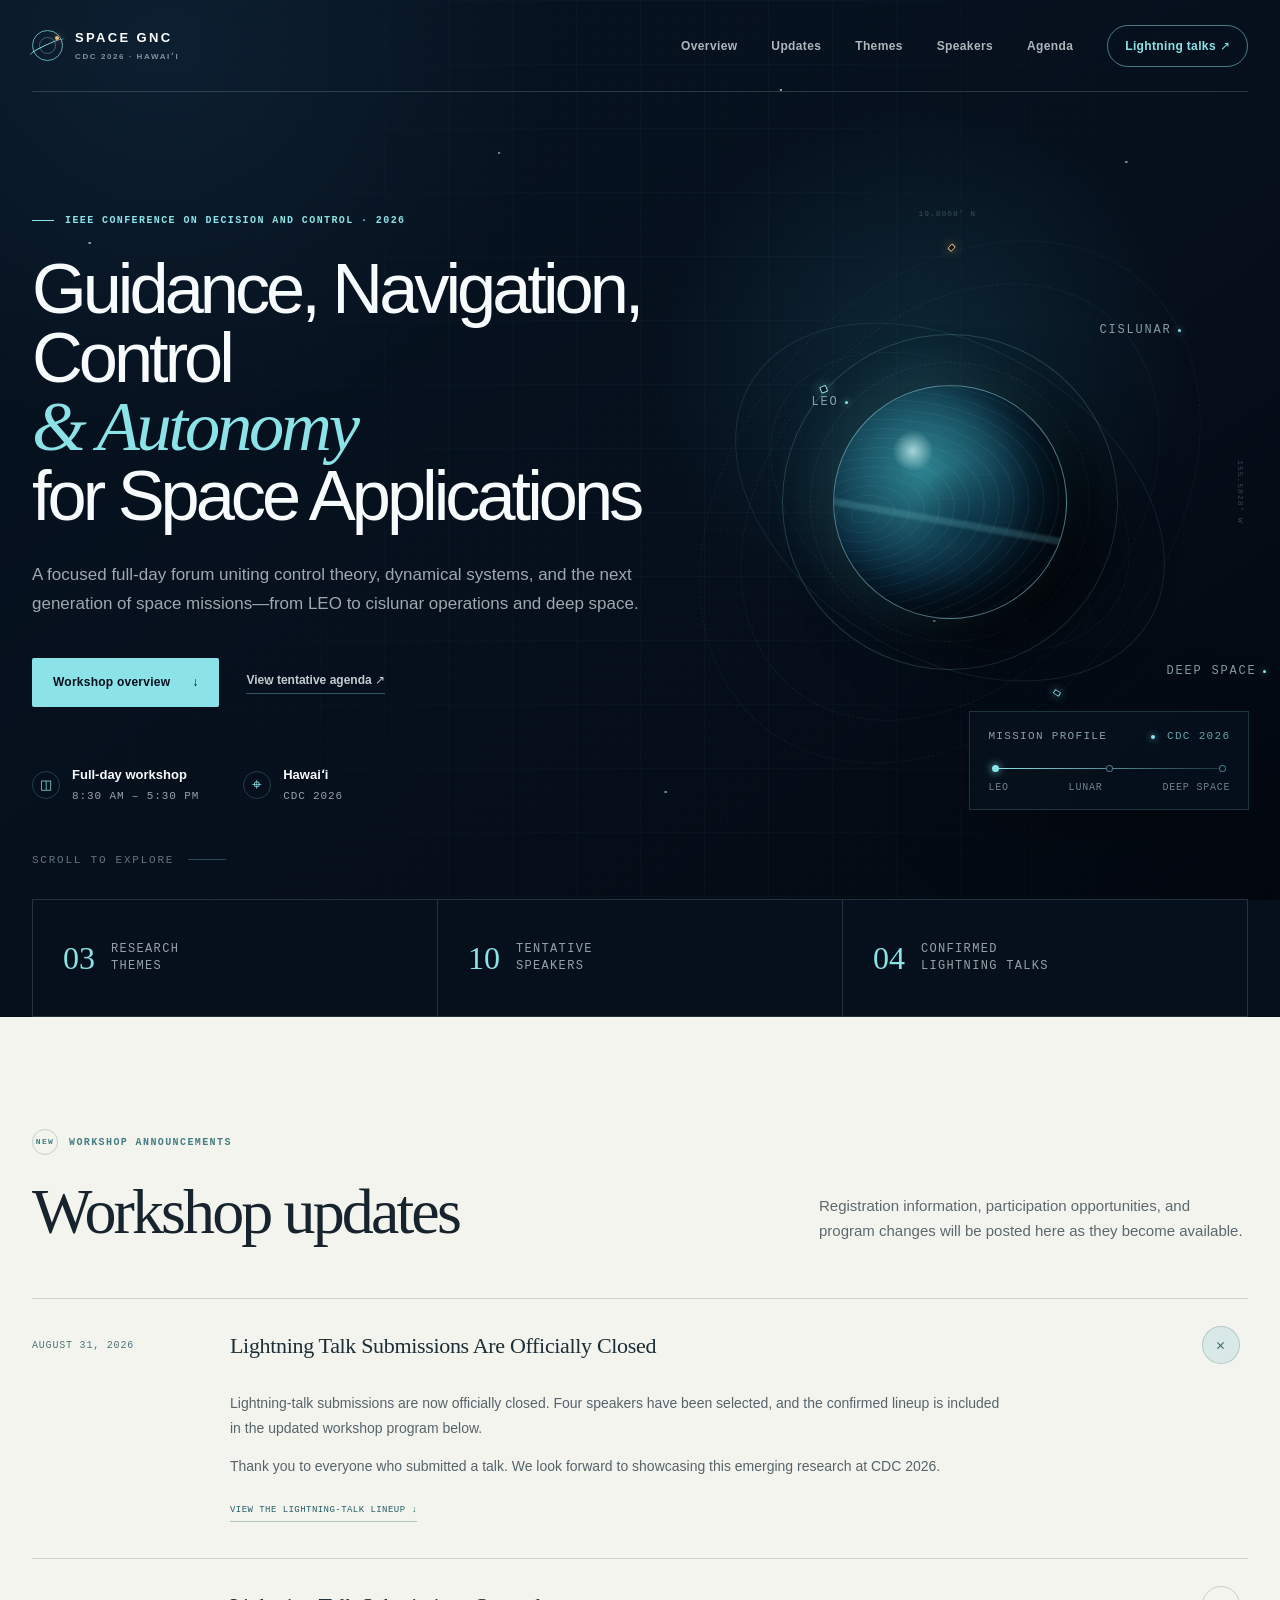
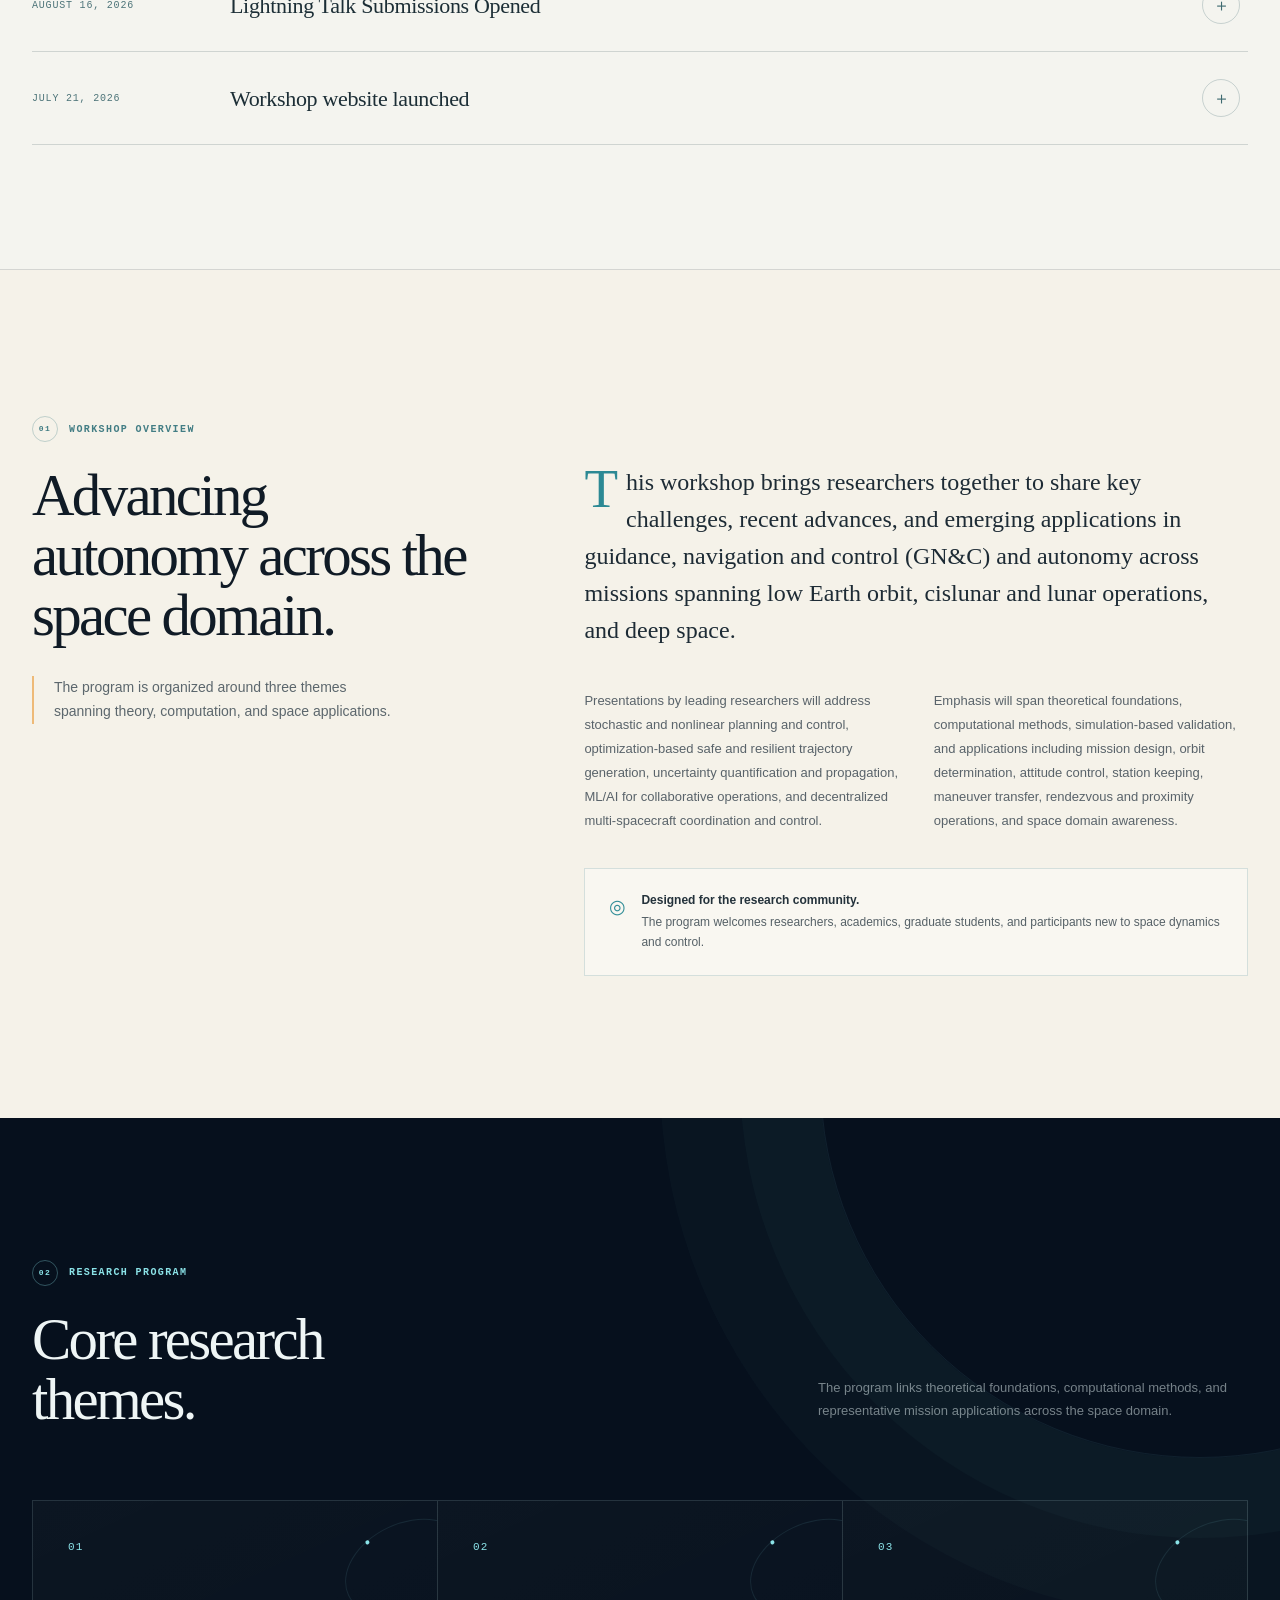
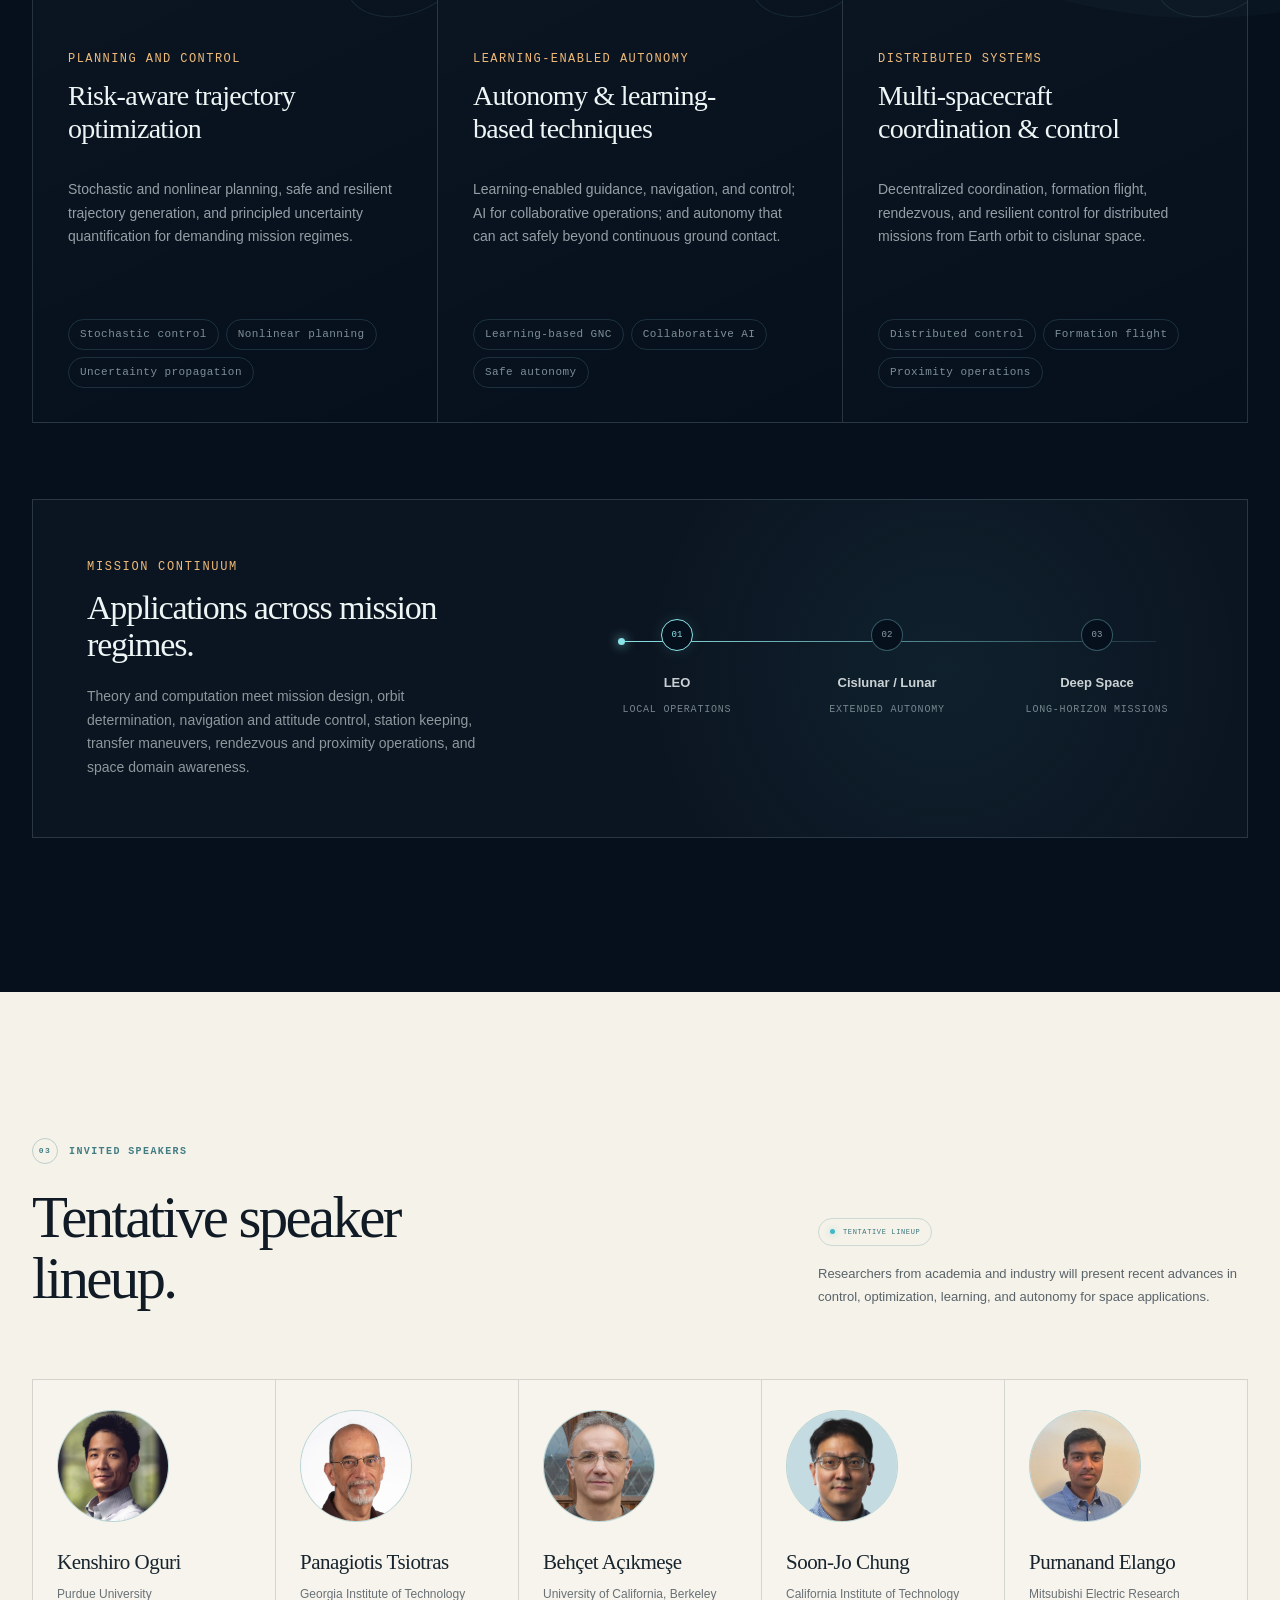
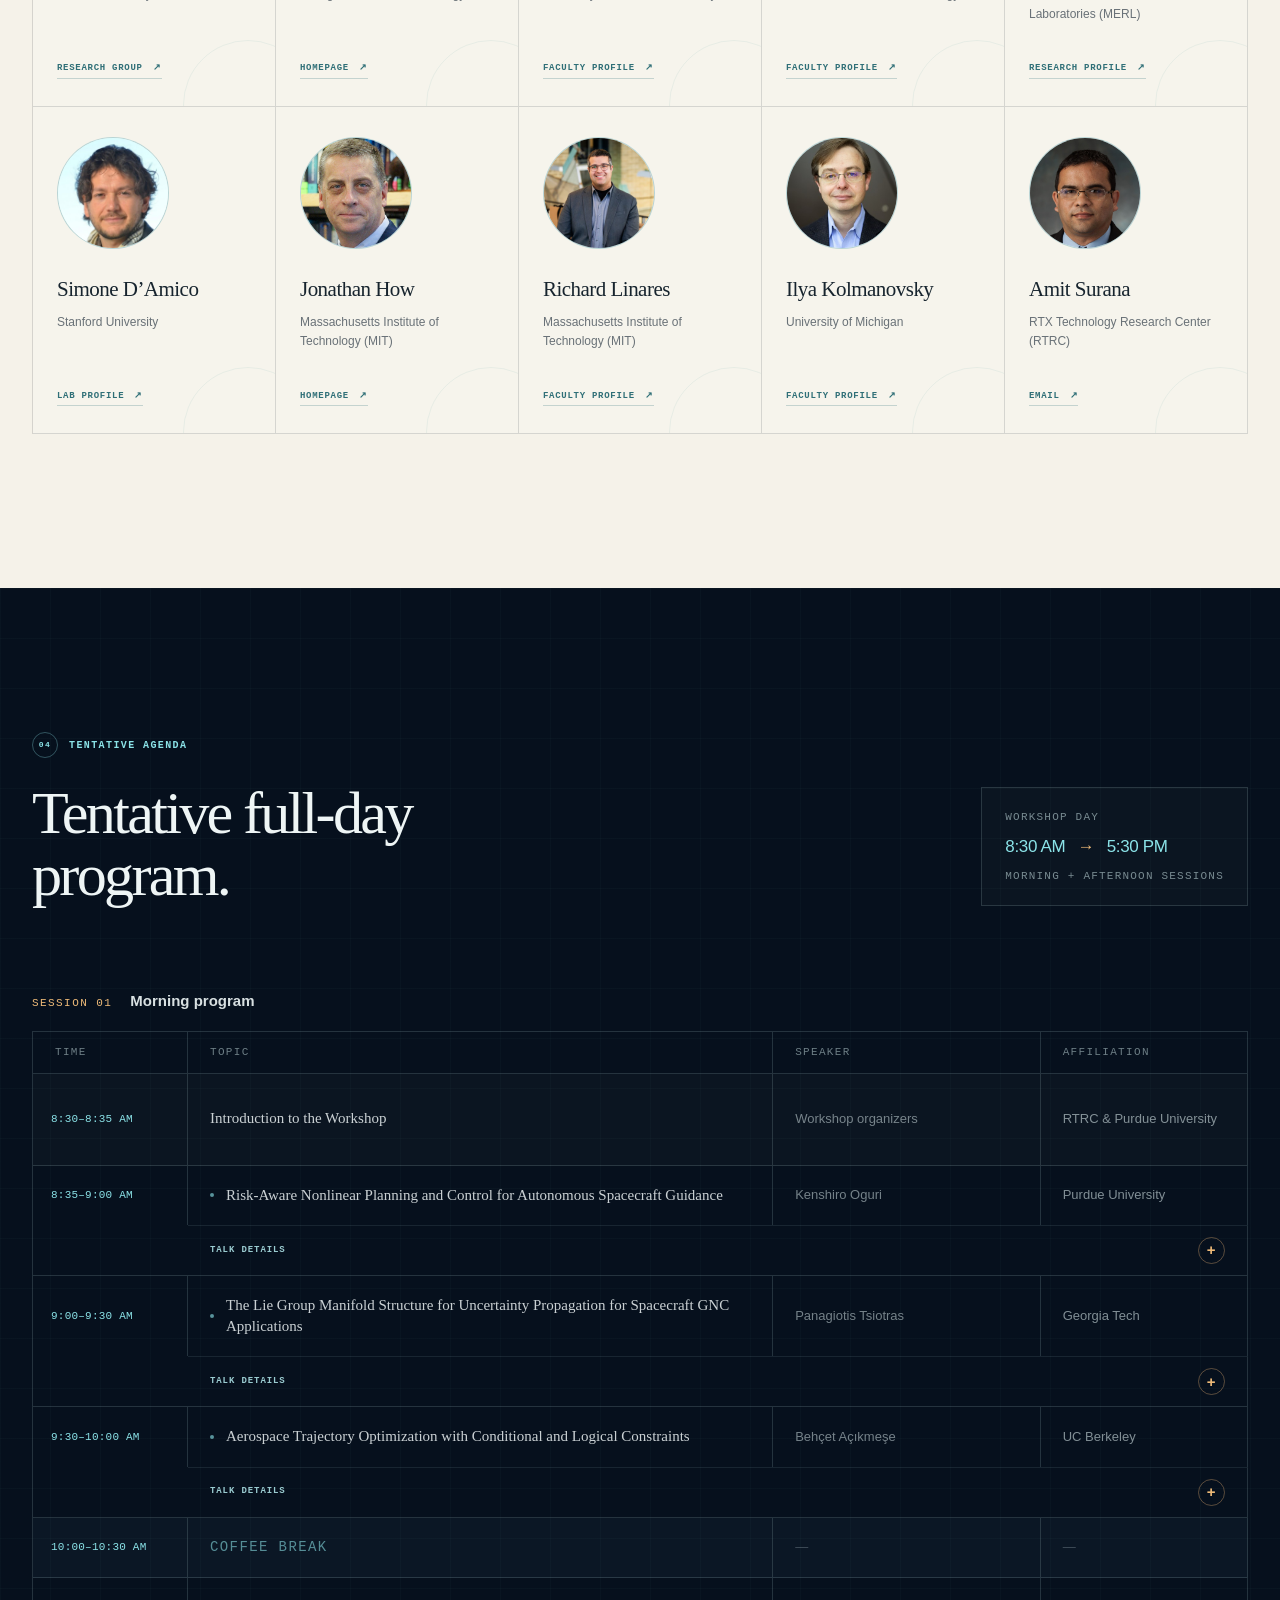
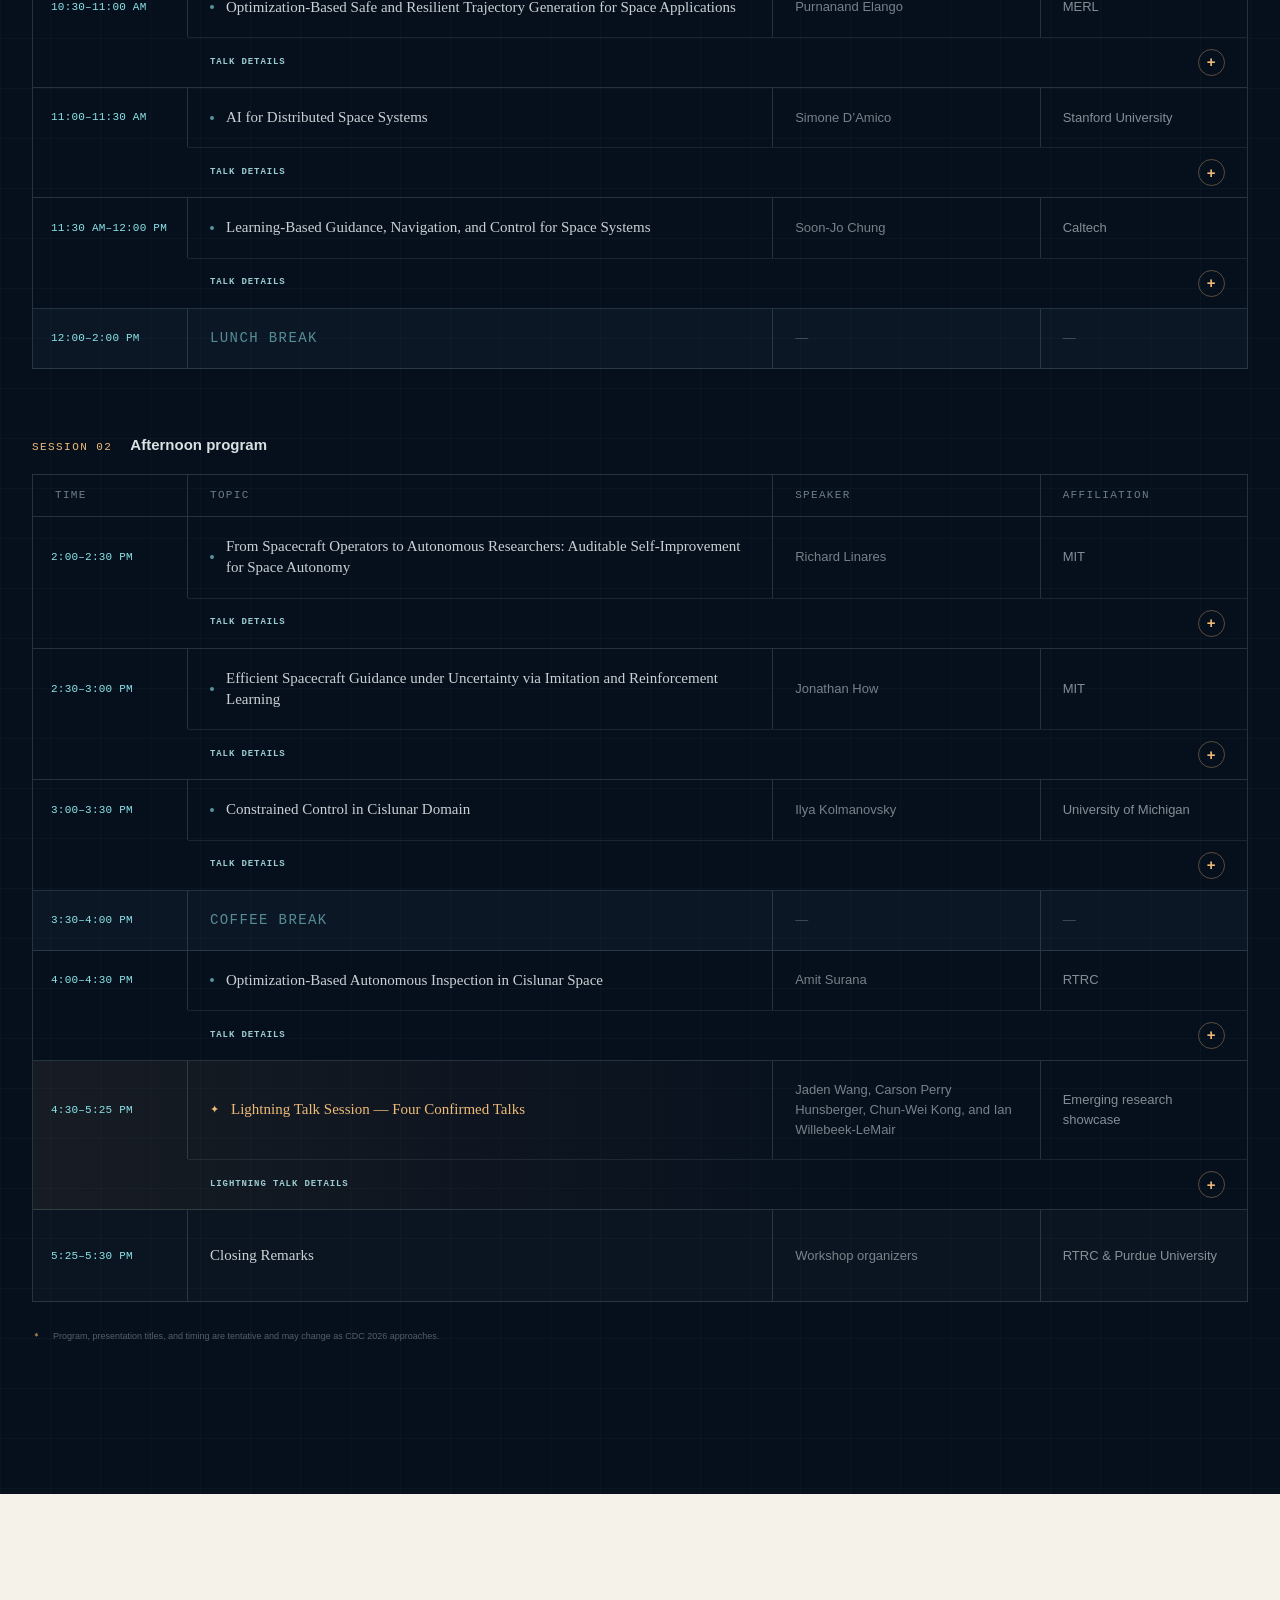
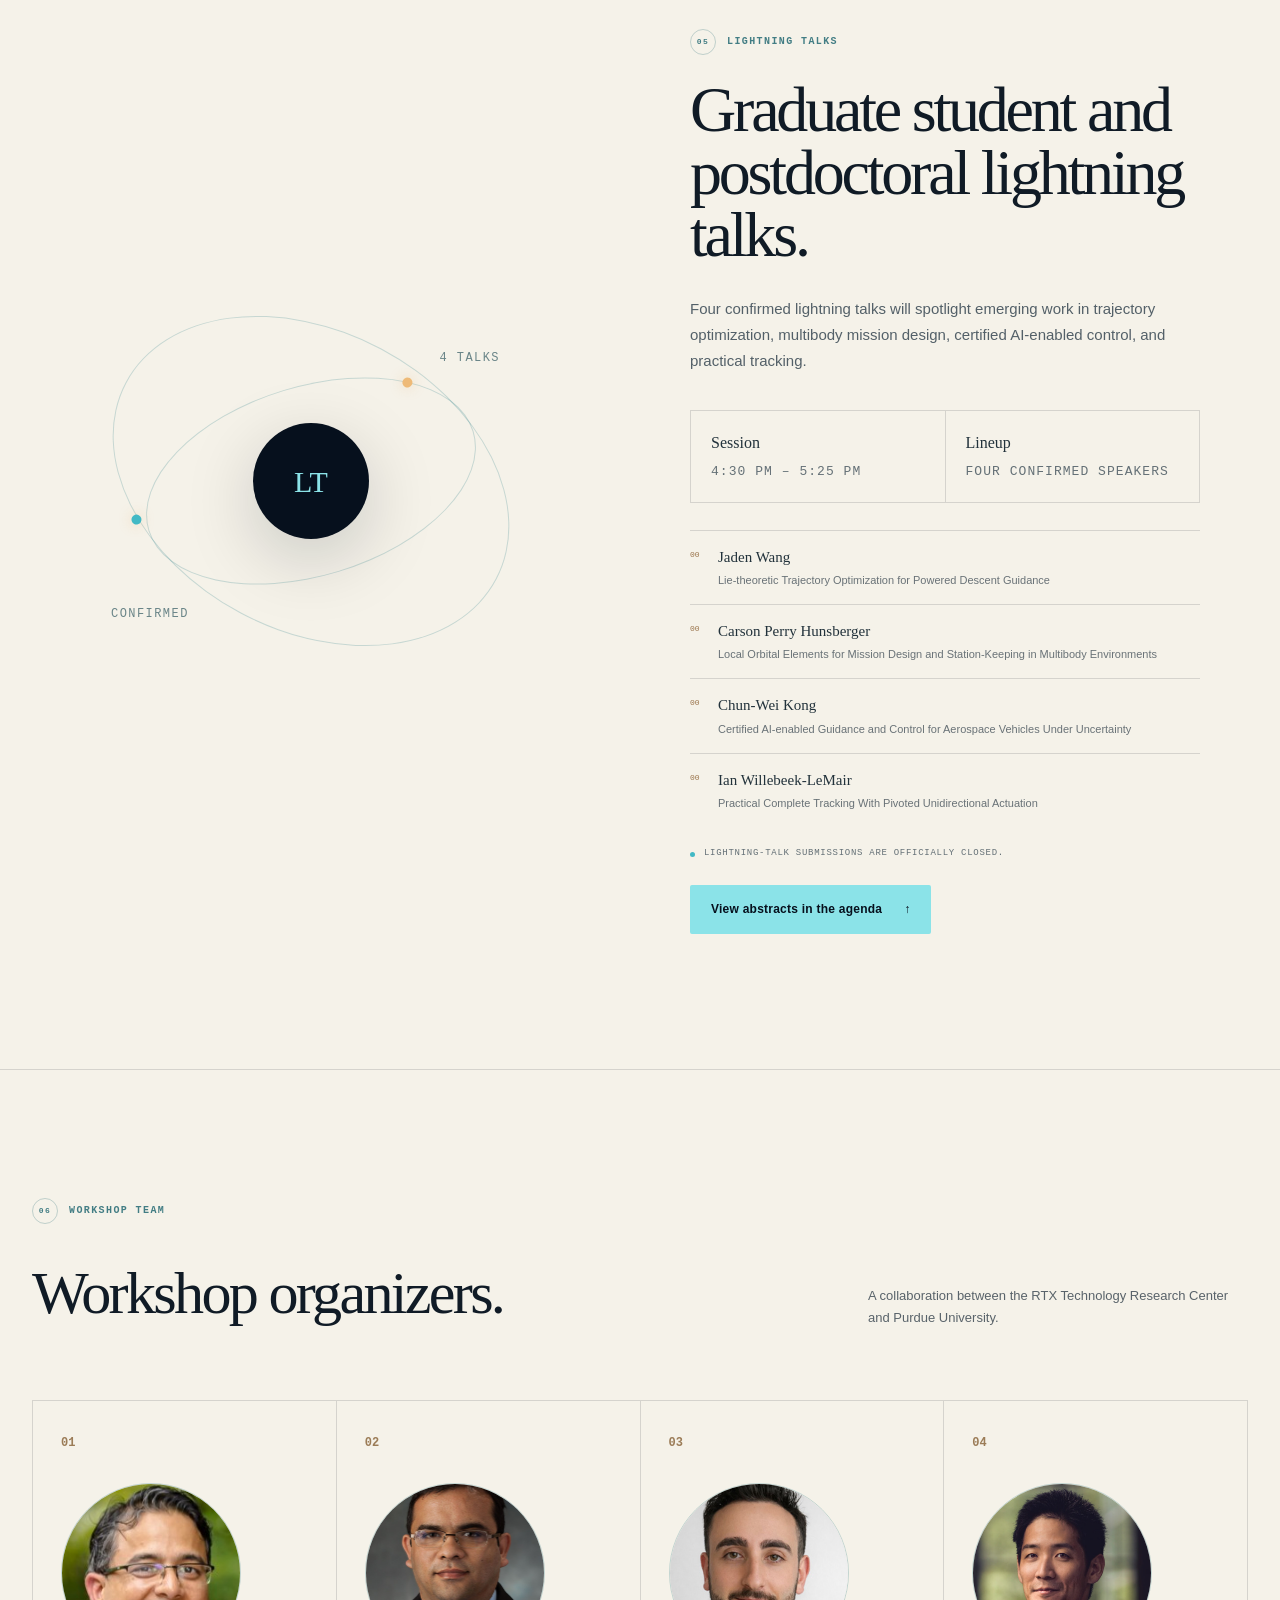
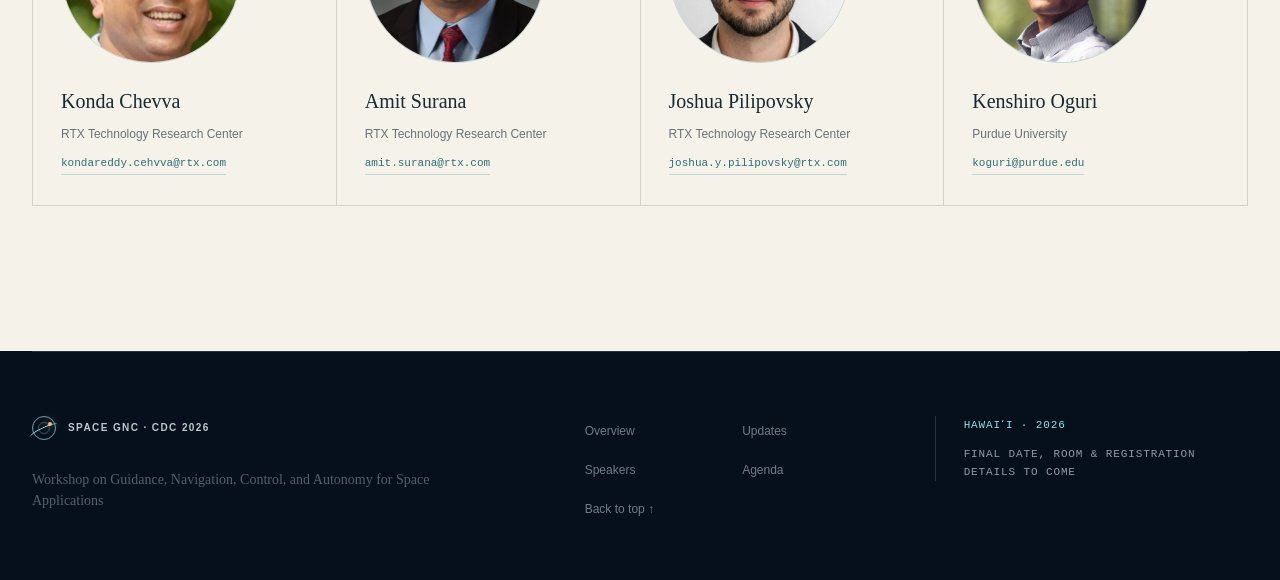
<file: index.html>
<!doctype html>
<html lang="en">
  <head>
    <meta charset="utf-8" />
    <meta name="viewport" content="width=device-width,initial-scale=1" />
    <title>Space GNC &amp; Autonomy Workshop | CDC 2026</title>
    <meta
      name="description"
      content="Workshop on Guidance, Navigation, Control, and Autonomy for Space Applications at CDC 2026 in Hawaiʻi."
    />
    <meta name="theme-color" content="#06101d" />
    <meta
      property="og:title"
      content="Space GNC &amp; Autonomy Workshop | CDC 2026"
    />
    <meta
      property="og:description"
      content="A full-day workshop spanning risk-aware trajectory optimization, space autonomy, and multi-spacecraft coordination."
    />
    <meta property="og:type" content="website" />
    <link rel="icon" href="./favicon.svg" />
    <link rel="stylesheet" href="./assets/styles.css?v=20260728-3" />
  </head>
  <body>
    <div hidden=""><!--$--><!--/$--></div>
    <div class="site-shell">
      <a class="skip-link" href="#main-content">Skip to content</a>
      <!-- Site header and navigation -->
      <header class="site-header">
        <a
          class="brand"
          href="#top"
          aria-label="CDC 2026 Space GNC Workshop home"
          ><span class="brand-mark" aria-hidden="true"><span></span></span
          ><span class="brand-copy"
            ><strong>SPACE GNC</strong><small>CDC 2026 · HAWAIʻI</small></span
          ></a
        >
        <nav class="desktop-nav" aria-label="Primary navigation">
          <a href="#about">Overview</a><a href="#updates">Updates</a
          ><a href="#themes">Themes</a><a href="#speakers">Speakers</a
          ><a href="#agenda">Agenda</a
          ><a class="nav-cta" href="#lightning"
            >Lightning talks <span aria-hidden="true">↗</span></a
          >
        </nav>
        <details class="mobile-menu">
          <summary>Menu <span aria-hidden="true">＋</span></summary>
          <nav aria-label="Mobile navigation">
            <a href="#about">Overview</a><a href="#updates">Updates</a
            ><a href="#themes">Themes</a><a href="#speakers">Speakers</a
            ><a href="#agenda">Agenda</a
            ><a href="#lightning">Lightning talks</a>
          </nav>
        </details>
      </header>
      <main id="main-content">
        <!-- Hero and workshop-at-a-glance -->
        <section class="hero" id="top">
          <div class="hero-grid" aria-hidden="true"></div>
          <div class="hero-stars" aria-hidden="true"></div>
          <div class="hero-inner">
            <div class="hero-copy">
              <p class="eyebrow">
                <span></span> IEEE Conference on Decision and Control · 2026
              </p>
              <h1>
                Guidance, Navigation, Control <em>&amp; Autonomy</em> for Space
                Applications
              </h1>
              <p class="hero-lede">
                A focused full-day forum uniting control theory, dynamical
                systems, and the next generation of space missions—from LEO to
                cislunar operations and deep space.
              </p>
              <div class="hero-actions">
                <a class="button button-primary" href="#about"
                  >Workshop overview <span aria-hidden="true">↓</span></a
                ><a class="text-link" href="#agenda"
                  >View tentative agenda <span aria-hidden="true">↗</span></a
                >
              </div>
              <div class="hero-meta" aria-label="Workshop details">
                <div>
                  <span class="meta-icon" aria-hidden="true">◫</span
                  ><span
                    ><strong>Full-day workshop</strong
                    ><small>8:30 AM – 5:30 PM</small></span
                  >
                </div>
                <div>
                  <span class="meta-icon location-icon" aria-hidden="true"
                    >⌖</span
                  ><span><strong>Hawaiʻi</strong><small>CDC 2026</small></span>
                </div>
              </div>
            </div>
            <div
              class="orbit-stage"
              aria-label="Mission trajectory from Earth orbit to deep space"
            >
              <div class="coordinate coordinate-top" aria-hidden="true">
                19.8968° N
              </div>
              <div class="coordinate coordinate-side" aria-hidden="true">
                155.5828° W
              </div>
              <div class="orbit-ring orbit-ring-one" aria-hidden="true">
                <i></i>
              </div>
              <div class="orbit-ring orbit-ring-two" aria-hidden="true">
                <i></i>
              </div>
              <div class="orbit-ring orbit-ring-three" aria-hidden="true">
                <i></i>
              </div>
              <div class="planet" aria-hidden="true">
                <span class="planet-glow"></span
                ><span class="planet-grid"></span>
              </div>
              <span class="orbit-label label-leo">LEO <i></i></span
              ><span class="orbit-label label-cislunar">CISLUNAR <i></i></span
              ><span class="orbit-label label-deep">DEEP SPACE <i></i></span>
              <div class="mission-card">
                <div class="mission-card-head">
                  <span>MISSION PROFILE</span
                  ><span class="live-indicator"><i></i> CDC 2026</span>
                </div>
                <div class="mission-path" aria-hidden="true">
                  <i class="path-line"></i><span class="path-node active"></span
                  ><span class="path-node"></span
                  ><span class="path-node"></span>
                </div>
                <div class="mission-labels">
                  <span>LEO</span><span>LUNAR</span><span>DEEP SPACE</span>
                </div>
              </div>
            </div>
          </div>
          <div class="scroll-cue" aria-hidden="true">
            <span>SCROLL TO EXPLORE</span><i></i>
          </div>
        </section>
        <section class="signal-strip" aria-label="Workshop highlights">
          <div>
            <strong>03</strong><span>Research<br />themes</span>
          </div>
          <div>
            <strong>10</strong><span>Tentative<br />speakers</span>
          </div>
          <div>
            <strong>04</strong><span>Confirmed<br />lightning talks</span>
          </div>
        </section>
        <!-- Timestamped workshop announcements -->
        <section class="updates section-light" id="updates">
          <div class="section-frame">
            <div class="updates-heading">
              <div>
                <p class="section-kicker">
                  <span>NEW</span> Workshop announcements
                </p>
                <h2>Workshop updates</h2>
              </div>
              <p>
                Registration information, participation opportunities, and
                program changes will be posted here as they become available.
              </p>
            </div>
            <div class="updates-list">
              <details class="update-item" open>
                <summary>
                  <span class="update-date">August 31, 2026</span
                  ><span class="update-title"
                    >Lightning Talk Submissions Are Officially Closed</span
                  ><span class="update-toggle" aria-hidden="true">＋</span>
                </summary>
                <div class="update-body">
                  <p>
                    Lightning-talk submissions are now officially closed. Four
                    speakers have been selected, and the confirmed lineup is
                    included in the updated workshop program below.
                  </p>
                  <p>
                    Thank you to everyone who submitted a talk. We look forward
                    to showcasing this emerging research at CDC 2026.
                  </p>
                  <div class="update-actions">
                    <a href="#lightning"
                      >View the lightning-talk lineup
                      <span aria-hidden="true">↓</span></a
                    >
                  </div>
                </div>
              </details>
              <details class="update-item">
                <summary>
                  <span class="update-date">August 16, 2026</span
                  ><span class="update-title"
                    >Lightning Talk Submissions Opened</span
                  ><span class="update-toggle" aria-hidden="true">＋</span>
                </summary>
                <div class="update-body">
                  <p>
                    PhD students and postdoctoral researchers with an interest
                    in space GNC and autonomy were invited to submit a proposed
                    lightning talk for the workshop.
                  </p>
                  <p>
                    The submission period has since closed with four confirmed
                    speakers.
                  </p>
                </div>
              </details>
              <details class="update-item">
                <summary>
                  <span class="update-date">July 21, 2026</span
                  ><span class="update-title">Workshop website launched</span
                  ><span class="update-toggle" aria-hidden="true">＋</span>
                </summary>
                <div class="update-body">
                  <p>
                    Welcome to the official website for the CDC 2026 Workshop on
                    Guidance, Navigation, Control, and Autonomy for Space
                    Applications. Please check back for updates on the program,
                    speakers, registration, and participation opportunities.
                  </p>
                </div>
              </details>
            </div>
          </div>
        </section>
        <!-- Workshop overview -->
        <section class="about section-light" id="about">
          <div class="section-frame about-grid">
            <div class="section-intro">
              <p class="section-kicker"><span>01</span> Workshop overview</p>
              <h2>Advancing autonomy across the space domain.</h2>
              <p class="section-summary">
                The program is organized around three themes spanning theory,
                computation, and space applications.
              </p>
            </div>
            <div class="about-copy">
              <p class="lead-paragraph">
                This workshop brings researchers together to share key
                challenges, recent advances, and emerging applications in
                guidance, navigation and control (GN&amp;C) and autonomy across
                missions spanning low Earth orbit, cislunar and lunar
                operations, and deep space.
              </p>
              <div class="copy-columns">
                <p>
                  Presentations by leading researchers will address stochastic
                  and nonlinear planning and control, optimization-based safe
                  and resilient trajectory generation, uncertainty
                  quantification and propagation, ML/AI for collaborative
                  operations, and decentralized multi-spacecraft coordination
                  and control.
                </p>
                <p>
                  Emphasis will span theoretical foundations, computational
                  methods, simulation-based validation, and applications
                  including mission design, orbit determination, attitude
                  control, station keeping, maneuver transfer, rendezvous and
                  proximity operations, and space domain awareness.
                </p>
              </div>
              <p class="audience-note">
                <span aria-hidden="true">◎</span
                ><span
                  ><strong>Designed for the research community.</strong> The
                  program welcomes researchers, academics, graduate students,
                  and participants new to space dynamics and control.</span
                >
              </p>
            </div>
          </div>
        </section>
        <!-- Core research themes and mission scope -->
        <section class="themes section-dark" id="themes">
          <div class="section-frame">
            <div class="section-heading-row">
              <div>
                <p class="section-kicker kicker-dark">
                  <span>02</span> Research program
                </p>
                <h2>Core research<br />themes.</h2>
              </div>
              <p>
                The program links theoretical foundations, computational
                methods, and representative mission applications across the
                space domain.
              </p>
            </div>
            <div class="theme-grid">
              <article class="theme-card">
                <div class="theme-number">01</div>
                <p class="theme-kicker">Planning and control</p>
                <h3>Risk-aware trajectory optimization</h3>
                <p class="theme-description">
                  Stochastic and nonlinear planning, safe and resilient
                  trajectory generation, and principled uncertainty
                  quantification for demanding mission regimes.
                </p>
                <ul>
                  <li>Stochastic control</li>
                  <li>Nonlinear planning</li>
                  <li>Uncertainty propagation</li>
                </ul>
                <span class="card-orbit" aria-hidden="true"><i></i></span>
              </article>
              <article class="theme-card">
                <div class="theme-number">02</div>
                <p class="theme-kicker">Learning-enabled autonomy</p>
                <h3>Autonomy &amp; learning-based techniques</h3>
                <p class="theme-description">
                  Learning-enabled guidance, navigation, and control; AI for
                  collaborative operations; and autonomy that can act safely
                  beyond continuous ground contact.
                </p>
                <ul>
                  <li>Learning-based GNC</li>
                  <li>Collaborative AI</li>
                  <li>Safe autonomy</li>
                </ul>
                <span class="card-orbit" aria-hidden="true"><i></i></span>
              </article>
              <article class="theme-card">
                <div class="theme-number">03</div>
                <p class="theme-kicker">Distributed systems</p>
                <h3>Multi-spacecraft coordination &amp; control</h3>
                <p class="theme-description">
                  Decentralized coordination, formation flight, rendezvous, and
                  resilient control for distributed missions from Earth orbit to
                  cislunar space.
                </p>
                <ul>
                  <li>Distributed control</li>
                  <li>Formation flight</li>
                  <li>Proximity operations</li>
                </ul>
                <span class="card-orbit" aria-hidden="true"><i></i></span>
              </article>
            </div>
            <div class="mission-scope">
              <div class="scope-copy">
                <p class="micro-label">Mission continuum</p>
                <h3>Applications across mission regimes.</h3>
                <p>
                  Theory and computation meet mission design, orbit
                  determination, navigation and attitude control, station
                  keeping, transfer maneuvers, rendezvous and proximity
                  operations, and space domain awareness.
                </p>
              </div>
              <div
                class="scope-map"
                aria-label="Mission regimes from low Earth orbit to deep space"
              >
                <div class="scope-line" aria-hidden="true"><i></i></div>
                <div class="scope-node active">
                  <span>01</span><strong>LEO</strong
                  ><small>Local operations</small>
                </div>
                <div class="scope-node">
                  <span>02</span><strong>Cislunar / Lunar</strong
                  ><small>Extended autonomy</small>
                </div>
                <div class="scope-node">
                  <span>03</span><strong>Deep Space</strong
                  ><small>Long-horizon missions</small>
                </div>
              </div>
            </div>
          </div>
        </section>
        <!-- Tentative invited speakers -->
        <section class="speakers section-light" id="speakers">
          <div class="section-frame">
            <div class="section-heading-row heading-light">
              <div>
                <p class="section-kicker"><span>03</span> Invited speakers</p>
                <h2>Tentative speaker<br />lineup.</h2>
              </div>
              <div class="speaker-intro">
                <span class="status-pill"><i></i> Tentative lineup</span>
                <p>
                  Researchers from academia and industry will present recent
                  advances in control, optimization, learning, and autonomy for
                  space applications.
                </p>
              </div>
            </div>
            <div class="speaker-grid">
              <article class="speaker-card">
                <a class="speaker-avatar" href="https://engineering.purdue.edu/OguriGroup/" target="_blank" rel="noopener noreferrer" aria-label="Visit Kenshiro Oguri's research group website">
                  <img src="assets/headshots/kenshiro-headshot.png" alt="Kenshiro Oguri" />
                </a>
                <h3><a href="https://engineering.purdue.edu/OguriGroup/" target="_blank" rel="noopener noreferrer">Kenshiro Oguri</a></h3>
                <p class="speaker-affiliation">Purdue University</p>
                <a class="speaker-profile" href="https://engineering.purdue.edu/OguriGroup/" target="_blank" rel="noopener noreferrer">Research group <span aria-hidden="true">↗</span></a>
              </article>
              <article class="speaker-card">
                <a class="speaker-avatar" href="https://dcsl.gatech.edu/tsiotras.html" target="_blank" rel="noopener noreferrer" aria-label="Visit Panagiotis Tsiotras's homepage">
                  <img src="assets/headshots/panos-headshot.jpg" alt="Panagiotis Tsiotras" />
                </a>
                <h3><a href="https://dcsl.gatech.edu/tsiotras.html" target="_blank" rel="noopener noreferrer">Panagiotis Tsiotras</a></h3>
                <p class="speaker-affiliation">
                  Georgia Institute of Technology
                </p>
                <a class="speaker-profile" href="https://dcsl.gatech.edu/tsiotras.html" target="_blank" rel="noopener noreferrer">Homepage <span aria-hidden="true">↗</span></a>
              </article>
              <article class="speaker-card">
                <a class="speaker-avatar" href="https://me.berkeley.edu/people/behcet-acikmese/" target="_blank" rel="noopener noreferrer" aria-label="Visit Behçet Açıkmeşe's UC Berkeley profile">
                  <img src="assets/headshots/behcet-headshot.jpg" alt="Behçet Açıkmeşe" />
                </a>
                <h3><a href="https://me.berkeley.edu/people/behcet-acikmese/" target="_blank" rel="noopener noreferrer">Behçet Açıkmeşe</a></h3>
                <p class="speaker-affiliation">
                  University of California, Berkeley
                </p>
                <a class="speaker-profile" href="https://me.berkeley.edu/people/behcet-acikmese/" target="_blank" rel="noopener noreferrer">Faculty profile <span aria-hidden="true">↗</span></a>
              </article>
              <article class="speaker-card">
                <a class="speaker-avatar" href="https://directory.caltech.edu/personnel/sjchung" target="_blank" rel="noopener noreferrer" aria-label="Visit Soon-Jo Chung's Caltech profile">
                  <img src="assets/headshots/soon-jo-headshot.jpg" alt="Soon-Jo Chung" />
                </a>
                <h3><a href="https://directory.caltech.edu/personnel/sjchung" target="_blank" rel="noopener noreferrer">Soon-Jo Chung</a></h3>
                <p class="speaker-affiliation">
                  California Institute of Technology
                </p>
                <a class="speaker-profile" href="https://directory.caltech.edu/personnel/sjchung" target="_blank" rel="noopener noreferrer">Faculty profile <span aria-hidden="true">↗</span></a>
              </article>
              <article class="speaker-card">
                <a class="speaker-avatar" href="https://www.merl.com/people/elango" target="_blank" rel="noopener noreferrer" aria-label="Visit Purnanand Elango's MERL profile">
                  <img src="assets/headshots/purna-headshot.jpg" alt="Purnanand Elango" />
                </a>
                <h3><a href="https://www.merl.com/people/elango" target="_blank" rel="noopener noreferrer">Purnanand Elango</a></h3>
                <p class="speaker-affiliation">
                  Mitsubishi Electric Research Laboratories (MERL)
                </p>
                <a class="speaker-profile" href="https://www.merl.com/people/elango" target="_blank" rel="noopener noreferrer">Research profile <span aria-hidden="true">↗</span></a>
              </article>
              <article class="speaker-card">
                <a class="speaker-avatar" href="https://slab.stanford.edu/people/simone-damico" target="_blank" rel="noopener noreferrer" aria-label="Visit Simone D’Amico's Stanford profile">
                  <img src="assets/headshots/simone-headshot.jpg" alt="Simone D’Amico" />
                </a>
                <h3><a href="https://slab.stanford.edu/people/simone-damico" target="_blank" rel="noopener noreferrer">Simone D’Amico</a></h3>
                <p class="speaker-affiliation">Stanford University</p>
                <a class="speaker-profile" href="https://slab.stanford.edu/people/simone-damico" target="_blank" rel="noopener noreferrer">Lab profile <span aria-hidden="true">↗</span></a>
              </article>
              <article class="speaker-card">
                <a class="speaker-avatar" href="https://web.mit.edu/people/jhow/" target="_blank" rel="noopener noreferrer" aria-label="Visit Jonathan How's homepage">
                  <img src="assets/headshots/jon-headshot.jpg" alt="Jonathan How" />
                </a>
                <h3><a href="https://web.mit.edu/people/jhow/" target="_blank" rel="noopener noreferrer">Jonathan How</a></h3>
                <p class="speaker-affiliation">
                  Massachusetts Institute of Technology (MIT)
                </p>
                <a class="speaker-profile" href="https://web.mit.edu/people/jhow/" target="_blank" rel="noopener noreferrer">Homepage <span aria-hidden="true">↗</span></a>
              </article>
              <article class="speaker-card">
                <a class="speaker-avatar" href="https://aeroastro.mit.edu/people/richard-linares/" target="_blank" rel="noopener noreferrer" aria-label="Visit Richard Linares's MIT profile">
                  <img src="assets/headshots/richard-headshot.jpg" alt="Richard Linares" />
                </a>
                <h3><a href="https://aeroastro.mit.edu/people/richard-linares/" target="_blank" rel="noopener noreferrer">Richard Linares</a></h3>
                <p class="speaker-affiliation">
                  Massachusetts Institute of Technology (MIT)
                </p>
                <a class="speaker-profile" href="https://aeroastro.mit.edu/people/richard-linares/" target="_blank" rel="noopener noreferrer">Faculty profile <span aria-hidden="true">↗</span></a>
              </article>
              <article class="speaker-card">
                <a class="speaker-avatar" href="https://aero.engin.umich.edu/people/kolmanovsky-ilya/" target="_blank" rel="noopener noreferrer" aria-label="Visit Ilya Kolmanovsky's University of Michigan profile">
                  <img src="assets/headshots/ilya-headshot.jpg" alt="Ilya Kolmanovsky" />
                </a>
                <h3><a href="https://aero.engin.umich.edu/people/kolmanovsky-ilya/" target="_blank" rel="noopener noreferrer">Ilya Kolmanovsky</a></h3>
                <p class="speaker-affiliation">University of Michigan</p>
                <a class="speaker-profile" href="https://aero.engin.umich.edu/people/kolmanovsky-ilya/" target="_blank" rel="noopener noreferrer">Faculty profile <span aria-hidden="true">↗</span></a>
              </article>
              <article class="speaker-card">
                <a class="speaker-avatar" href="mailto:amit.surana@rtx.com" aria-label="Email Amit Surana">
                  <img src="assets/headshots/amit-headshot.jpg" alt="Amit Surana" />
                </a>
                <h3><a href="mailto:amit.surana@rtx.com">Amit Surana</a></h3>
                <p class="speaker-affiliation">
                  RTX Technology Research Center (RTRC)
                </p>
                <a class="speaker-profile" href="mailto:amit.surana@rtx.com">Email <span aria-hidden="true">↗</span></a>
              </article>
            </div>
          </div>
        </section>
        <!-- Full-day tentative agenda -->
        <section class="agenda section-dark" id="agenda">
          <div class="section-frame">
            <div class="agenda-heading">
              <div>
                <p class="section-kicker kicker-dark">
                  <span>04</span> Tentative agenda
                </p>
                <h2>Tentative full-day<br />program.</h2>
              </div>
              <div class="agenda-time-lockup">
                <span>WORKSHOP DAY</span
                ><strong>8:30 AM <i>→</i> 5:30 PM</strong
                ><small>Morning + afternoon sessions</small>
              </div>
            </div>
            <div class="agenda-block">
              <div class="agenda-block-heading">
                <span>Session 01</span>
                <h3>Morning program</h3>
              </div>
              <div
                class="agenda-table"
                role="table"
                aria-label="Morning program"
              >
                <div class="agenda-row agenda-table-head" role="row">
                  <span role="columnheader">Time</span
                  ><span role="columnheader">Topic</span
                  ><span role="columnheader">Speaker</span
                  ><span role="columnheader">Affiliation</span>
                </div>
                <div class="agenda-row agenda-opening" role="row">
                  <span class="agenda-time" role="cell">8:30–8:35 AM</span
                  ><span class="agenda-topic" role="cell"
                    >Introduction to the Workshop</span
                  ><span class="agenda-speaker" role="cell"
                    >Workshop organizers</span
                  ><span class="agenda-affiliation" role="cell"
                    >RTRC &amp; Purdue University</span
                  >
                </div>
                <div class="agenda-row agenda-talk has-details" role="row">
                  <span class="agenda-time" role="cell">8:35–9:00 AM</span
                  ><span class="agenda-topic" role="cell"
                    ><i aria-hidden="true"></i>Risk-Aware Nonlinear Planning and
                    Control for Autonomous Spacecraft Guidance</span
                  ><span class="agenda-speaker" role="cell">Kenshiro Oguri</span
                  ><span class="agenda-affiliation" role="cell"
                    >Purdue University</span
                  >
                  <details class="agenda-details" role="cell">
                    <summary><span>Talk details</span><i aria-hidden="true">+</i></summary>
                    <div class="agenda-details-body">
                      <p class="talk-label">Abstract</p>
                      <p class="talk-abstract">
                        Space is vast. Even at lunar distances of about 380,000 km, spacecraft require specialized ground infrastructure for communication; deep-space missions operate hundreds to thousands of times farther away. As communication becomes increasingly delayed, intermittent, and costly, spacecraft must operate autonomously for longer periods with limited human intervention. This poses a challenging control problem: uncertainty grows under limited information, safety requirements are stringent, and the underlying dynamics are strongly nonlinear. To address these challenges, I will present scalable algorithms for risk-aware nonlinear stochastic optimal control that integrate uncertainty quantification, distribution steering, and sequential convex programming. The talk will demonstrate these methods through spacecraft guidance applications, while highlighting their broader relevance to safe autonomous decision-making for nonlinear systems with limited information and intervention opportunities.
                      </p>
                    </div>
                  </details>
                </div>
                <div class="agenda-row agenda-talk has-details" role="row">
                  <span class="agenda-time" role="cell">9:00–9:30 AM</span
                  ><span class="agenda-topic" role="cell"
                    ><i aria-hidden="true"></i>The Lie Group Manifold Structure
                    for Uncertainty Propagation for Spacecraft GNC
                    Applications</span
                  ><span class="agenda-speaker" role="cell"
                    >Panagiotis Tsiotras</span
                  ><span class="agenda-affiliation" role="cell"
                    >Georgia Tech</span
                  >
                  <details class="agenda-details" role="cell">
                    <summary><span>Talk details</span><i aria-hidden="true">+</i></summary>
                    <div class="agenda-details-body">
                      <p class="talk-label">Abstract</p>
                      <p class="talk-abstract">
                        Uncertainty propagation for rigid-body motion is a core task in aerospace guidance, navigation, and control (GNC), as well as in robotics. In aerospace applications, it supports rapid trajectory dispersion analysis, where trajectory uncertainty is approximated efficiently enough to assess closed-loop performance metrics such as landing footprint and mission robustness, and to support sensor and guidance architecture trade studies. While the manifold structure of rigid-body motion (e.g., SO(3) and SE(3)) is well studied, this additional structure is not treated consistently in stochastic settings in the GNC literature. The choice of Lie group structure becomes especially important for uncertainty propagation, where the group geometry directly influences how uncertainty evolves. I will present recent results on developing this structure directly within an abstract Lie-theoretic framework, without relying on the impractical matrix-group embedding of the left-trivialized TSE(3). The resulting formulation is both geometrically intrinsic and practically efficient for uncertainty propagation and control on the rigid-body velocity phase space. Through two lunar-landing numerical experiments, we demonstrate that the proposed group geometry admits a more accurate Gaussian approximation of the state distribution in its exponential coordinates than the direct-product formulation, and that it yields significantly better uncertainty propagation and filtering performance than direct-product formulations and linear covariance analysis approximations (e.g., EKF and M-EKF).
                      </p>
                    </div>
                  </details>
                </div>
                <div class="agenda-row agenda-talk has-details" role="row">
                  <span class="agenda-time" role="cell">9:30–10:00 AM</span
                  ><span class="agenda-topic" role="cell"
                    ><i aria-hidden="true"></i>Aerospace Trajectory Optimization
                    with Conditional and Logical Constraints</span
                  ><span class="agenda-speaker" role="cell"
                    >Behçet Açıkmeşe</span
                  ><span class="agenda-affiliation" role="cell"
                    >UC Berkeley</span
                  >
                  <details class="agenda-details" role="cell">
                    <summary><span>Talk details</span><i aria-hidden="true">+</i></summary>
                    <div class="agenda-details-body">
                      <p class="talk-label">Abstract</p>
                      <p class="talk-abstract">Abstract forthcoming.</p>
                    </div>
                  </details>
                </div>
                <div class="agenda-row agenda-break" role="row">
                  <span class="agenda-time" role="cell">10:00–10:30 AM</span
                  ><span class="agenda-topic" role="cell">Coffee Break</span
                  ><span class="agenda-speaker" role="cell">—</span
                  ><span class="agenda-affiliation" role="cell">—</span>
                </div>
                <div class="agenda-row agenda-talk has-details" role="row">
                  <span class="agenda-time" role="cell">10:30–11:00 AM</span
                  ><span class="agenda-topic" role="cell"
                    ><i aria-hidden="true"></i>Optimization-Based Safe and
                    Resilient Trajectory Generation for Space Applications</span
                  ><span class="agenda-speaker" role="cell"
                    >Purnanand Elango</span
                  ><span class="agenda-affiliation" role="cell">MERL</span>
                  <details class="agenda-details" role="cell">
                    <summary><span>Talk details</span><i aria-hidden="true">+</i></summary>
                    <div class="agenda-details-body">
                      <p class="talk-label">Abstract</p>
                      <p class="talk-abstract">
                        Future space missions require trajectory generation algorithms that ensure safety while remaining resilient to uncertainty, contingencies, and changing mission conditions. This talk presents a unified optimization-based perspective built on two complementary approaches: (i) continuous-time successive convexification, which promotes safety by enforcing dynamics and operational constraints throughout the trajectory rather than only at discrete sampling points; and (ii) deferred-decision trajectory optimization, which promotes resilience by preserving flexibility and postponing consequential decisions until additional information becomes available, thereby protecting against unmodeled uncertainty and unforeseen events. Together, these methods provide a foundation for reliable and adaptive trajectory generation for autonomous spacecraft guidance, navigation, and control.
                      </p>
                    </div>
                  </details>
                </div>
                <div class="agenda-row agenda-talk has-details" role="row">
                  <span class="agenda-time" role="cell">11:00–11:30 AM</span
                  ><span class="agenda-topic" role="cell"
                    ><i aria-hidden="true"></i>AI for Distributed Space
                    Systems</span
                  ><span class="agenda-speaker" role="cell">Simone D’Amico</span
                  ><span class="agenda-affiliation" role="cell"
                    >Stanford University</span
                  >
                  <details class="agenda-details" role="cell">
                    <summary><span>Talk details</span><i aria-hidden="true">+</i></summary>
                    <div class="agenda-details-body">
                      <p class="talk-label">Abstract</p>
                      <p class="talk-abstract">
                        Distributed space systems are transforming spaceflight by replacing single monolithic spacecraft with multiple coordinated assets such as formations, swarms, and servicing vehicles that can observe, assemble, inspect, and maneuver cooperatively. Yet these missions raise the bar for onboard autonomy in order to be technically feasible and financially viable: spacecraft must perceive, decide, and act safely in uncertain, dynamic, and resource-constrained environments, often with limited ground intervention. This keynote will discuss frontier research on how to achieve these objectives through the judicious integration of artificial intelligence or learning-based approaches into the spacecraft autonomy stack to enhance rather than replace optimization-based guidance, navigation, and control. The talk will highlight the most recent advances obtained at Stanford in leveraging multimodal transformers for vision-based perception and navigation for unknown, noncooperative targets, semantically consistent trajectory generation for rendezvous and proximity operations, and autonomous reasoning for spacecraft guidance. Ultimately, this work marks an evolutionary step toward vision-based, language-conditioned, constraint-aware, and optimal spacecraft trajectory generation, enabling operators to shape both mission intent and safety-critical behavior through intuitive natural-language commands while reducing expert burden across future science, commercial, and defense missions.
                      </p>
                    </div>
                  </details>
                </div>
                <div class="agenda-row agenda-talk has-details" role="row">
                  <span class="agenda-time" role="cell">11:30 AM–12:00 PM</span
                  ><span class="agenda-topic" role="cell"
                    ><i aria-hidden="true"></i>Learning-Based Guidance,
                    Navigation, and Control for Space Systems</span
                  ><span class="agenda-speaker" role="cell">Soon-Jo Chung</span
                  ><span class="agenda-affiliation" role="cell">Caltech</span>
                  <details class="agenda-details" role="cell">
                    <summary><span>Talk details</span><i aria-hidden="true">+</i></summary>
                    <div class="agenda-details-body">
                      <p class="talk-label">Abstract</p>
                      <p class="talk-abstract">Abstract forthcoming.</p>
                    </div>
                  </details>
                </div>
                <div class="agenda-row agenda-break" role="row">
                  <span class="agenda-time" role="cell">12:00–2:00 PM</span
                  ><span class="agenda-topic" role="cell">Lunch Break</span
                  ><span class="agenda-speaker" role="cell">—</span
                  ><span class="agenda-affiliation" role="cell">—</span>
                </div>
              </div>
            </div>
            <div class="agenda-block">
              <div class="agenda-block-heading">
                <span>Session 02</span>
                <h3>Afternoon program</h3>
              </div>
              <div
                class="agenda-table"
                role="table"
                aria-label="Afternoon program"
              >
                <div class="agenda-row agenda-table-head" role="row">
                  <span role="columnheader">Time</span
                  ><span role="columnheader">Topic</span
                  ><span role="columnheader">Speaker</span
                  ><span role="columnheader">Affiliation</span>
                </div>
                <div class="agenda-row agenda-talk has-details" role="row">
                  <span class="agenda-time" role="cell">2:00–2:30 PM</span
                  ><span class="agenda-topic" role="cell"
                    ><i aria-hidden="true"></i>From Spacecraft Operators to
                    Autonomous Researchers: Auditable Self-Improvement for
                    Space Autonomy</span
                  ><span class="agenda-speaker" role="cell"
                    >Richard Linares</span
                  ><span class="agenda-affiliation" role="cell">MIT</span>
                  <details class="agenda-details" role="cell">
                    <summary><span>Talk details</span><i aria-hidden="true">+</i></summary>
                    <div class="agenda-details-body">
                      <p class="talk-label">Abstract</p>
                      <p class="talk-abstract">
                        Large language and vision-language models are creating new possibilities for spacecraft autonomy, from operating vehicles to improving the algorithms that control them. This talk presents a progression of research from our group exploring how foundation models can be integrated into the space-autonomy lifecycle. We begin with multimodal models that reason over spacecraft state and visual information to support autonomous operations. We then introduce GUIDE, which enables LLM-based operators to improve across episodes by evolving structured, natural-language guidance from prior experience. Moving beyond runtime autonomy, our recent work uses LLMs as agents for algorithm and policy discovery. Agentic AutoResearch places an LLM in the research loop to propose, execute, and validate improvements to aerospace control algorithms, while evidence-guided program evolution uses trajectory evidence to develop persistent behavioral hypotheses that guide the evolution of executable controllers. Across these efforts, the central goal is to move toward spacecraft autonomy that can learn, adapt, and improve while remaining auditable and verifiable.
                      </p>
                    </div>
                  </details>
                </div>
                <div class="agenda-row agenda-talk has-details" role="row">
                  <span class="agenda-time" role="cell">2:30–3:00 PM</span
                  ><span class="agenda-topic" role="cell"
                    ><i aria-hidden="true"></i>Efficient Spacecraft Guidance
                    under Uncertainty via Imitation and Reinforcement
                    Learning</span
                  ><span class="agenda-speaker" role="cell">Jonathan How</span
                  ><span class="agenda-affiliation" role="cell">MIT</span>
                  <details class="agenda-details" role="cell">
                    <summary><span>Talk details</span><i aria-hidden="true">+</i></summary>
                    <div class="agenda-details-body">
                      <p class="talk-label">Abstract</p>
                      <p class="talk-abstract">Abstract forthcoming.</p>
                    </div>
                  </details>
                </div>
                <div class="agenda-row agenda-talk has-details" role="row">
                  <span class="agenda-time" role="cell">3:00–3:30 PM</span
                  ><span class="agenda-topic" role="cell"
                    ><i aria-hidden="true"></i>Constrained Control in
                    Cislunar Domain</span
                  ><span class="agenda-speaker" role="cell"
                    >Ilya Kolmanovsky</span
                  ><span class="agenda-affiliation" role="cell"
                    >University of Michigan</span
                  >
                  <details class="agenda-details" role="cell">
                    <summary><span>Talk details</span><i aria-hidden="true">+</i></summary>
                    <div class="agenda-details-body">
                      <p class="talk-label">Abstract</p>
                      <p class="talk-abstract">
                        The talk will highlight constrained-control problems in the cislunar domain, where spacecraft trajectories evolve according to solutions of the three-body problem encompassing Earth, Moon, and spacecraft. The focus will be on feedback stabilization and constrained control, including the application of reference governors and Model Predictive Control (MPC) to safe and fuel-efficient periodic-orbit tracking, rendezvous and proximity maneuvering near such orbits, and orbital transfers between such orbits. In particular, a variant of the reference governor, referred to as the time shift governor, will be presented. It commands a time-shifted trajectory of the chief spacecraft to the deputy spacecraft's controller, with the time shift computed to enforce safety constraints.
                      </p>
                    </div>
                  </details>
                </div>
                <div class="agenda-row agenda-break" role="row">
                  <span class="agenda-time" role="cell">3:30–4:00 PM</span
                  ><span class="agenda-topic" role="cell">Coffee Break</span
                  ><span class="agenda-speaker" role="cell">—</span
                  ><span class="agenda-affiliation" role="cell">—</span>
                </div>
                <div class="agenda-row agenda-talk has-details" role="row">
                  <span class="agenda-time" role="cell">4:00–4:30 PM</span
                  ><span class="agenda-topic" role="cell"
                    ><i aria-hidden="true"></i>Optimization-Based Autonomous
                    Inspection in Cislunar Space</span
                  ><span class="agenda-speaker" role="cell">Amit Surana</span
                  ><span class="agenda-affiliation" role="cell">RTRC</span>
                  <details class="agenda-details" role="cell">
                    <summary><span>Talk details</span><i aria-hidden="true">+</i></summary>
                    <div class="agenda-details-body">
                      <p class="talk-label">Abstract</p>
                      <p class="talk-abstract">
                        As crewed and uncrewed activity in cislunar space increases, autonomous inspection is becoming an important proximity-operations capability. An inspector must observe a cooperative or unknown object efficiently while satisfying safety, physical, and operational constraints. Limited communication and tracking infrastructure in cislunar space motivates autonomous guidance, navigation, and control (GNC), while the nonlinear Earth–Moon dynamics and limited prior knowledge of the target complicate trajectory design. This paper formulates a joint translational and attitude trajectory optimization problem for an uncontrolled target under circular restricted three-body problem (CR3BP) dynamics. Inspection quality is represented by a sample-based ergodic coverage objective that accommodates general three-dimensional surfaces, viewing incidence, and illumination. The resulting problem is solved by sequential convex programming and compared with a waypoint-based inspection baseline in numerical simulation.
                      </p>
                    </div>
                  </details>
                </div>
                <div class="agenda-row agenda-lightning has-details" role="row">
                  <span class="agenda-time" role="cell">4:30–5:25 PM</span
                  ><span class="agenda-topic" role="cell"
                    ><b aria-hidden="true">✦</b>Lightning Talk Session — Four
                    Confirmed Talks</span
                  ><span class="agenda-speaker" role="cell"
                    >Jaden Wang, Carson Perry Hunsberger, Chun-Wei Kong, and Ian
                    Willebeek-LeMair</span
                  ><span class="agenda-affiliation" role="cell"
                    >Emerging research showcase</span
                  >
                  <details class="agenda-details" role="cell">
                    <summary><span>Lightning talk details</span><i aria-hidden="true">+</i></summary>
                    <div class="agenda-details-body lightning-talk-list">
                      <article class="lightning-talk-entry">
                        <p class="talk-label">Talk 01 · Jaden Wang · Georgia Institute of Technology</p>
                        <h4>Lie-theoretic Trajectory Optimization for Powered Descent Guidance</h4>
                        <p class="talk-abstract">
                          Although dual quaternion guidance (DQG) has demonstrated real-time performance on flight hardware, it still faces some theoretical challenges that hinder its performance. By applying Lie theory, we resolved these challenges and demonstrated faster and more robust performance in standard and highly nonlinear powered descent scenarios compared to DQG.
                        </p>
                      </article>
                      <article class="lightning-talk-entry">
                        <p class="talk-label">Talk 02 · Carson Perry Hunsberger · The Pennsylvania State University</p>
                        <h4>Local Orbital Elements for Mission Design and Station-Keeping in Multibody Environments</h4>
                        <p class="talk-abstract">
                          The L1 and L2 libration points in the Sun–Earth and Earth–Moon systems are attractive locations for long-term space missions. Their strategic locations and rich dynamical structure give rise to families of quasiperiodic orbits spanning a wide range of geometries. However, these libration-point orbits are inherently unstable, requiring regular station-keeping maneuvers to maintain a desired trajectory. Hamiltonian normal forms provide a set of orbital-element-like coordinates that describe the geometry and long-term dynamics of trajectories near the libration points. These coordinates offer an intuitive means of characterizing libration-point orbits and provide natural targets for station-keeping algorithms.
                        </p>
                      </article>
                      <article class="lightning-talk-entry">
                        <p class="talk-label">Talk 03 · Chun-Wei Kong</p>
                        <h4>Certified AI-enabled Guidance and Control for Aerospace Vehicles Under Uncertainty</h4>
                        <p class="talk-abstract">
                          AI-enabled controllers have demonstrated strong empirical performance, but their adoption in safety-critical aerospace applications requires rigorous guarantees and certification. In this work, I introduce a framework for training and certification of such systems. First, I show how a learning-based controller can be trained for a stochastic system with reach-avoid guarantees. Our proposed framework synthesizes a neural control-certificate pair that provides a certified lower bound on the reach-avoid probability. A nominal reference trajectory for guidance can then be generated by simulating the system under the synthesized control policy. Numerical benchmarks demonstrate scalability to systems with up to five dimensions. We further demonstrate the approach on a challenging flight-transition problem for NASA’s XV-15 tilt-rotor aircraft. I also briefly discuss how further scalability can be achieved via high-fidelity simulators to provide PAC-style guarantees through covariance steering and Pick-to-Learn.
                        </p>
                      </article>
                      <article class="lightning-talk-entry">
                        <p class="talk-label">Talk 04 · Ian Willebeek-LeMair</p>
                        <h4>Practical Complete Tracking With Pivoted Unidirectional Actuation</h4>
                        <p class="talk-abstract">
                          This lightning talk addresses practical tracking control for robotic vehicles equipped with pivoted unidirectional actuators. A widely recognized obstacle to tracking control for multirotors is the free-fall singularity—when a multirotor is commanded to free-fall, the attitude target for the vehicle becomes undefined. This singularity is a pathology pertinent to all robotic vehicles with pivoted unidirectional actuators, including space vehicles. This talk addresses the planar instance of the general theoretical problem. The talk outlines a redesign process that starts from a baseline robust controller and synthesizes a control law that is compatible with the pivoted actuator. This is accomplished by driving the output of the pivoted actuator to a ball centered at the target input value. The baseline controller’s guarantees are recovered in a practical sense.
                        </p>
                      </article>
                    </div>
                  </details>
                </div>
                <div class="agenda-row agenda-closing" role="row">
                  <span class="agenda-time" role="cell">5:25–5:30 PM</span
                  ><span class="agenda-topic" role="cell">Closing Remarks</span
                  ><span class="agenda-speaker" role="cell"
                    >Workshop organizers</span
                  ><span class="agenda-affiliation" role="cell"
                    >RTRC &amp; Purdue University</span
                  >
                </div>
              </div>
            </div>
            <div class="agenda-note">
              <span aria-hidden="true">＊</span>Program, presentation titles,
              and timing are tentative and may change as CDC 2026 approaches.
            </div>
          </div>
        </section>
        <!-- Graduate student and postdoctoral lightning talks -->
        <section class="lightning section-light" id="lightning">
          <div class="section-frame lightning-grid">
            <div class="lightning-orbit" aria-hidden="true">
              <span class="lightning-core">LT</span
              ><span class="lightning-ring ring-a"><i></i></span
              ><span class="lightning-ring ring-b"><i></i></span
              ><span class="round-label round-one">4 TALKS</span
              ><span class="round-label round-two">CONFIRMED</span>
            </div>
            <div class="lightning-copy">
              <p class="section-kicker"><span>05</span> Lightning talks</p>
              <h2>Graduate student and<br />postdoctoral lightning talks.</h2>
              <p class="lightning-lede">
                Four confirmed lightning talks will spotlight emerging work in
                trajectory optimization, multibody mission design, certified
                AI-enabled control, and practical tracking.
              </p>
              <div class="lightning-details">
                <div>
                  <strong>Session</strong><span>4:30 PM – 5:25 PM</span>
                </div>
                <div>
                  <strong>Lineup</strong><span>Four confirmed speakers</span>
                </div>
              </div>
              <ol class="lightning-speaker-list">
                <li><strong>Jaden Wang</strong><span>Lie-theoretic Trajectory Optimization for Powered Descent Guidance</span></li>
                <li><strong>Carson Perry Hunsberger</strong><span>Local Orbital Elements for Mission Design and Station-Keeping in Multibody Environments</span></li>
                <li><strong>Chun-Wei Kong</strong><span>Certified AI-enabled Guidance and Control for Aerospace Vehicles Under Uncertainty</span></li>
                <li><strong>Ian Willebeek-LeMair</strong><span>Practical Complete Tracking With Pivoted Unidirectional Actuation</span></li>
              </ol>
              <p class="coming-soon">
                <i></i> Lightning-talk submissions are officially closed.
              </p>
              <div class="hero-actions" style="margin-top: 24px">
                <a
                  class="button button-primary"
                  href="#agenda"
                  >View abstracts in the agenda <span aria-hidden="true">↑</span></a
                >
              </div>
            </div>
          </div>
        </section>
        <!-- Workshop organizers -->
        <section class="organizers section-light" id="organizers">
          <div class="section-frame">
            <div class="organizer-heading">
              <div>
                <p class="section-kicker"><span>06</span> Workshop team</p>
                <h2>Workshop organizers.</h2>
              </div>
              <p>
                A collaboration between the RTX Technology Research Center and
                Purdue University.
              </p>
            </div>
            <div class="organizer-grid">
              <article class="organizer-card">
                <span class="organizer-index">0<!-- -->1</span
                ><span class="organizer-avatar"><img src="assets/headshots/konda-headshot.jpg" alt="Konda Chevva" /></span>
                <h3>Konda Chevva</h3>
                <p>RTX Technology Research Center</p>
                <a
                  class="organizer-email"
                  href="mailto:kondareddy.cehvva@rtx.com"
                  >kondareddy.cehvva@rtx.com</a
                >
              </article>
              <article class="organizer-card">
                <span class="organizer-index">0<!-- -->2</span
                ><span class="organizer-avatar"><img src="assets/headshots/amit-headshot.jpg" alt="Amit Surana" /></span>
                <h3>Amit Surana</h3>
                <p>RTX Technology Research Center</p>
                <a class="organizer-email" href="mailto:amit.surana@rtx.com"
                  >amit.surana@rtx.com</a
                >
              </article>
              <article class="organizer-card">
                <span class="organizer-index">0<!-- -->3</span
                ><span class="organizer-avatar"><img src="assets/headshots/josh-headshot.png" alt="Joshua Pilipovsky" /></span>
                <h3>Joshua Pilipovsky</h3>
                <p>RTX Technology Research Center</p>
                <a
                  class="organizer-email"
                  href="mailto:joshua.y.pilipovsky@rtx.com"
                  >joshua.y.pilipovsky@rtx.com</a
                >
              </article>
              <article class="organizer-card">
                <span class="organizer-index">0<!-- -->4</span
                ><span class="organizer-avatar"><img src="assets/headshots/kenshiro-headshot.png" alt="Kenshiro Oguri" /></span>
                <h3>Kenshiro Oguri</h3>
                <p>Purdue University</p>
                <a class="organizer-email" href="mailto:koguri@purdue.edu"
                  >koguri@purdue.edu</a
                >
              </article>
            </div>
          </div>
        </section>
      </main>
      <!-- Footer -->
      <footer class="site-footer">
        <div class="footer-main">
          <div class="footer-brand">
            <span class="brand-mark" aria-hidden="true"><span></span></span>
            SPACE GNC · CDC 2026
          </div>
          <p>
            Workshop on Guidance, Navigation, Control, and Autonomy for Space
            Applications
          </p>
        </div>
        <nav aria-label="Footer navigation">
          <a href="#about">Overview</a><a href="#updates">Updates</a
          ><a href="#speakers">Speakers</a><a href="#agenda">Agenda</a
          ><a href="#top">Back to top ↑</a>
        </nav>
        <div class="footer-meta">
          <span>HAWAIʻI · 2026</span
          ><span>Final date, room &amp; registration details to come</span>
        </div>
      </footer>
    </div>
    <!--$--><!--/$-->
  </body>
</html>
</file>
<file: assets/styles.css>
/*
 * Space GNC · CDC 2026
 * Site styles
 *
 * Sections are grouped as:
 * foundations → header → hero → overview → research themes → speakers →
 * agenda → lightning talks → organizers → footer → responsive rules →
 * July 2026 refinements (updates, typography, and speaker details).
 */
.__className_246ccd {
  font-family:
    Geist,
    Geist Fallback;
  font-style: normal;
}
.__variable_246ccd {
  --font-geist-sans: "Geist", "Geist Fallback";
}
.__className_c29908 {
  font-family:
    Geist Mono,
    Geist Mono Fallback;
  font-style: normal;
}
.__variable_c29908 {
  --font-geist-mono: "Geist Mono", "Geist Mono Fallback";
}

/*! tailwindcss v4.2.1 | MIT License | https://tailwindcss.com */
@layer properties {
  @supports (((-webkit-hyphens: none)) and (not (margin-trim: inline))) or
    ((-moz-orient: inline) and (not (color: rgb(from red r g b)))) {
    *,
    ::backdrop,
    :after,
    :before {
      --tw-rotate-x: initial;
      --tw-rotate-y: initial;
      --tw-rotate-z: initial;
      --tw-skew-x: initial;
      --tw-skew-y: initial;
    }
  }
}
@layer theme {
  :host,
  :root {
    --font-sans:
      ui-sans-serif, system-ui, sans-serif, "Apple Color Emoji",
      "Segoe UI Emoji", "Segoe UI Symbol", "Noto Color Emoji";
    --font-mono:
      ui-monospace, SFMono-Regular, Menlo, Monaco, Consolas, "Liberation Mono",
      "Courier New", monospace;
    --spacing: 0.25rem;
    --default-font-family: var(--font-sans);
    --default-mono-font-family: var(--font-mono);
  }
}
@layer base {
  *,
  ::backdrop,
  :after,
  :before {
    box-sizing: border-box;
    border: 0 solid;
    margin: 0;
    padding: 0;
  }
  ::file-selector-button {
    box-sizing: border-box;
    border: 0 solid;
    margin: 0;
    padding: 0;
  }
  :host,
  html {
    -webkit-text-size-adjust: 100%;
    tab-size: 4;
    line-height: 1.5;
    font-family: var(
      --default-font-family,
      ui-sans-serif,
      system-ui,
      sans-serif,
      "Apple Color Emoji",
      "Segoe UI Emoji",
      "Segoe UI Symbol",
      "Noto Color Emoji"
    );
    font-feature-settings: var(--default-font-feature-settings, normal);
    font-variation-settings: var(--default-font-variation-settings, normal);
    -webkit-tap-highlight-color: transparent;
  }
  hr {
    height: 0;
    color: inherit;
    border-top-width: 1px;
  }
  abbr:where([title]) {
    -webkit-text-decoration: underline dotted;
    text-decoration: underline dotted;
  }
  h1,
  h2,
  h3,
  h4,
  h5,
  h6 {
    font-size: inherit;
    font-weight: inherit;
  }
  a {
    color: inherit;
    -webkit-text-decoration: inherit;
    text-decoration: inherit;
  }
  b,
  strong {
    font-weight: bolder;
  }
  code,
  kbd,
  pre,
  samp {
    font-family: var(
      --default-mono-font-family,
      ui-monospace,
      SFMono-Regular,
      Menlo,
      Monaco,
      Consolas,
      "Liberation Mono",
      "Courier New",
      monospace
    );
    font-feature-settings: var(--default-mono-font-feature-settings, normal);
    font-variation-settings: var(
      --default-mono-font-variation-settings,
      normal
    );
    font-size: 1em;
  }
  small {
    font-size: 80%;
  }
  sub,
  sup {
    vertical-align: baseline;
    font-size: 75%;
    line-height: 0;
    position: relative;
  }
  sub {
    bottom: -0.25em;
  }
  sup {
    top: -0.5em;
  }
  table {
    text-indent: 0;
    border-color: inherit;
    border-collapse: collapse;
  }
  :-moz-focusring {
    outline: auto;
  }
  progress {
    vertical-align: baseline;
  }
  summary {
    display: list-item;
  }
  menu,
  ol,
  ul {
    list-style: none;
  }
  audio,
  canvas,
  embed,
  iframe,
  img,
  object,
  svg,
  video {
    vertical-align: middle;
    display: block;
  }
  img,
  video {
    max-width: 100%;
    height: auto;
  }
  button,
  input,
  optgroup,
  select,
  textarea {
    font: inherit;
    font-feature-settings: inherit;
    font-variation-settings: inherit;
    letter-spacing: inherit;
    color: inherit;
    opacity: 1;
    background-color: #0000;
    border-radius: 0;
  }
  ::file-selector-button {
    font: inherit;
    font-feature-settings: inherit;
    font-variation-settings: inherit;
    letter-spacing: inherit;
    color: inherit;
    opacity: 1;
    background-color: #0000;
    border-radius: 0;
  }
  :where(select:is([multiple], [size])) optgroup {
    font-weight: bolder;
  }
  :where(select:is([multiple], [size])) optgroup option {
    padding-inline-start: 20px;
  }
  ::file-selector-button {
    margin-inline-end: 4px;
  }
  ::placeholder {
    opacity: 1;
  }
  @supports (not ((-webkit-appearance: -apple-pay-button))) or
    (contain-intrinsic-size: 1px) {
    ::placeholder {
      color: currentColor;
    }
    @supports (color: color-mix(in lab, red, red)) {
      ::placeholder {
        color: color-mix(in oklab, currentcolor 50%, transparent);
      }
    }
  }
  textarea {
    resize: vertical;
  }
  ::-webkit-search-decoration {
    -webkit-appearance: none;
  }
  ::-webkit-date-and-time-value {
    min-height: 1lh;
    text-align: inherit;
  }
  ::-webkit-datetime-edit {
    display: inline-flex;
  }
  ::-webkit-datetime-edit-fields-wrapper {
    padding: 0;
  }
  ::-webkit-datetime-edit,
  ::-webkit-datetime-edit-year-field {
    padding-block: 0;
  }
  ::-webkit-datetime-edit-day-field,
  ::-webkit-datetime-edit-month-field {
    padding-block: 0;
  }
  ::-webkit-datetime-edit-hour-field,
  ::-webkit-datetime-edit-minute-field {
    padding-block: 0;
  }
  ::-webkit-datetime-edit-millisecond-field,
  ::-webkit-datetime-edit-second-field {
    padding-block: 0;
  }
  ::-webkit-datetime-edit-meridiem-field {
    padding-block: 0;
  }
  ::-webkit-calendar-picker-indicator {
    line-height: 1;
  }
  :-moz-ui-invalid {
    box-shadow: none;
  }
  button,
  input:where([type="button"], [type="reset"], [type="submit"]) {
    appearance: button;
  }
  ::file-selector-button {
    appearance: button;
  }
  ::-webkit-inner-spin-button,
  ::-webkit-outer-spin-button {
    height: auto;
  }
  [hidden]:where(:not([hidden="until-found"])) {
    display: none !important;
  }
}
@layer components;
@layer utilities {
  .start {
    inset-inline-start: var(--spacing);
  }
  .table {
    display: table;
  }
  .transform {
    transform: var(--tw-rotate-x,) var(--tw-rotate-y,) var(--tw-rotate-z,)
      var(--tw-skew-x,) var(--tw-skew-y,);
  }
  .antialiased {
    -webkit-font-smoothing: antialiased;
    -moz-osx-font-smoothing: grayscale;
  }
}
:root {
  --night: #06101d;
  --night-soft: #0b1a2b;
  --night-card: #0d2135;
  --paper: #f5f2e9;
  --paper-deep: #ebe7dc;
  --ink: #101b26;
  --muted: #59636a;
  --cyan: #8be3e8;
  --cyan-deep: #42b9c5;
  --amber: #eeba78;
  --line-light: #101b2624;
  --line-dark: #bce0e22b;
  --max-width: 1240px;
}
* {
  box-sizing: border-box;
}
html {
  scroll-behavior: smooth;
  scroll-padding-top: 90px;
}
body {
  background: var(--night);
  color: var(--ink);
  font-family: var(--font-geist-sans), Arial, Helvetica, sans-serif;
  text-rendering: optimizelegibility;
  margin: 0;
}
a {
  color: inherit;
  text-decoration: none;
}
a,
button {
  -webkit-tap-highlight-color: transparent;
}
::selection {
  background: var(--cyan);
  color: var(--night);
}
.skip-link {
  z-index: 100;
  background: var(--paper);
  color: var(--night);
  border-radius: 999px;
  padding: 10px 16px;
  font-size: 13px;
  font-weight: 700;
  transition: transform 0.18s;
  position: fixed;
  top: 10px;
  left: 10px;
  transform: translateY(-160%);
}
.skip-link:focus {
  transform: translateY(0);
}
.site-shell {
  min-height: 100vh;
  overflow: clip;
}
.site-header {
  z-index: 20;
  width: min(calc(100% - 64px), var(--max-width));
  color: #fff;
  border-bottom: 1px solid #c2e0e42e;
  justify-content: space-between;
  align-items: center;
  height: 92px;
  margin: 0 auto;
  display: flex;
  position: absolute;
  inset: 0 0 auto;
}
.brand,
.footer-brand {
  align-items: center;
  gap: 12px;
  display: inline-flex;
}
.brand-mark {
  border: 1px solid #8be3e8b3;
  border-radius: 50%;
  flex: none;
  width: 31px;
  height: 31px;
  display: inline-block;
  position: relative;
}
.brand-mark:before {
  border: 1px solid #8be3e859;
  inset: 6px;
}
.brand-mark:after,
.brand-mark:before {
  content: "";
  border-radius: 50%;
  position: absolute;
}
.brand-mark:after {
  border-top: 1px solid var(--cyan);
  width: 39px;
  height: 7px;
  top: 13px;
  left: -5px;
  transform: rotate(-25deg);
}
.brand-mark > span {
  z-index: 1;
  background: var(--amber);
  width: 4px;
  height: 4px;
  box-shadow: 0 0 10px var(--amber);
  border-radius: 50%;
  position: absolute;
  top: 5px;
  right: 3px;
}
.brand-copy {
  flex-direction: column;
  gap: 3px;
  display: flex;
}
.brand-copy strong {
  letter-spacing: 0.18em;
  font-size: 13px;
}
.brand-copy small {
  color: #e6f1f28c;
  letter-spacing: 0.2em;
  font-size: 8px;
  font-weight: 600;
}
.desktop-nav {
  letter-spacing: 0.03em;
  align-items: center;
  gap: 34px;
  font-size: 12px;
  font-weight: 560;
  display: flex;
}
.desktop-nav > a:not(.nav-cta) {
  color: #eef6f7b8;
  transition: color 0.18s;
}
.desktop-nav > a:not(.nav-cta):focus-visible,
.desktop-nav > a:not(.nav-cta):hover {
  color: #fff;
}
.nav-cta {
  color: var(--cyan);
  border: 1px solid #8be3e880;
  border-radius: 999px;
  padding: 11px 17px;
  transition:
    background 0.18s,
    color 0.18s,
    border-color 0.18s;
}
.nav-cta:focus-visible,
.nav-cta:hover {
  border-color: var(--cyan);
  background: var(--cyan);
  color: var(--night);
}
.mobile-menu {
  display: none;
  position: relative;
}
.mobile-menu summary {
  color: #eef6f7db;
  letter-spacing: 0.07em;
  text-transform: uppercase;
  cursor: pointer;
  align-items: center;
  gap: 8px;
  padding: 10px 0;
  font-size: 11px;
  font-weight: 650;
  list-style: none;
  display: flex;
}
.mobile-menu summary::-webkit-details-marker {
  display: none;
}
.mobile-menu[open] summary span {
  transform: rotate(45deg);
}
.mobile-menu summary span {
  color: var(--cyan);
  transition: transform 0.18s;
}
.mobile-menu nav {
  -webkit-backdrop-filter: blur(18px);
  backdrop-filter: blur(18px);
  background: #06101df5;
  border: 1px solid #8be3e83d;
  flex-direction: column;
  width: 230px;
  padding: 10px;
  display: flex;
  position: absolute;
  top: 45px;
  right: 0;
  box-shadow: 0 22px 60px #00000059;
}
.mobile-menu nav a {
  color: #eef6f7bd;
  border-bottom: 1px solid #8be3e817;
  padding: 12px 13px;
  font-size: 12px;
}
.mobile-menu nav a:last-child {
  color: var(--cyan);
  border-bottom: 0;
}
.hero {
  color: #f8fbfb;
  background:
    radial-gradient(circle at 72% 41%, #2a839533, #0000 25%),
    radial-gradient(circle at 13% 5%, #34749d21, #0000 28%),
    linear-gradient(145deg, #071321, #06101d 52%, #030810);
  min-height: 900px;
  position: relative;
  overflow: hidden;
}
.hero-grid {
  opacity: 0.17;
  background-image:
    linear-gradient(#75bac424 1px, #0000 0),
    linear-gradient(90deg, #75bac424 1px, #0000 0);
  background-size: 64px 64px;
  position: absolute;
  inset: 0;
  -webkit-mask-image: linear-gradient(90deg, #0000, #000 56%, #0000);
  mask-image: linear-gradient(90deg, #0000, #000 56%, #0000);
}
.hero-grid:after {
  content: "";
  background-image:
    linear-gradient(#75bac41a 1px, #0000 0),
    linear-gradient(90deg, #75bac41a 1px, #0000 0);
  background-size: 16px 16px;
  position: absolute;
  inset: 0;
}
.hero-stars {
  opacity: 0.55;
  background-image:
    radial-gradient(circle at 7% 27%, #fff 0 1px, #0000 1.5px),
    radial-gradient(circle at 21% 76%, #fff 0 1px, #0000 1.5px),
    radial-gradient(circle at 39% 17%, #a6dce2 0 1px, #0000 1.5px),
    radial-gradient(circle at 61% 10%, #fff 0 1px, #0000 1.5px),
    radial-gradient(circle at 73% 69%, #fff 0 1px, #0000 1.5px),
    radial-gradient(circle at 88% 18%, #bfecef 0 1px, #0000 1.5px),
    radial-gradient(circle at 95% 82%, #fff 0 1px, #0000 1.5px),
    radial-gradient(circle at 52% 88%, #bfecef 0 1px, #0000 1.5px);
  position: absolute;
  inset: 0;
}
.hero-inner {
  z-index: 2;
  width: min(calc(100% - 64px), var(--max-width));
  grid-template-columns: minmax(0, 1.05fr) minmax(420px, 0.95fr);
  align-items: center;
  min-height: 900px;
  margin: 0 auto;
  padding-top: 104px;
  display: grid;
  position: relative;
}
.hero-copy {
  z-index: 3;
  padding: 90px 0 76px;
  position: relative;
}
.eyebrow,
.section-kicker {
  color: var(--cyan);
  font-family: var(--font-geist-mono), monospace;
  letter-spacing: 0.14em;
  text-transform: uppercase;
  align-items: center;
  gap: 11px;
  margin: 0 0 26px;
  font-size: 10px;
  font-weight: 600;
  display: flex;
}
.eyebrow > span {
  background: var(--cyan);
  width: 22px;
  height: 1px;
}
.hero h1 {
  letter-spacing: -0.057em;
  max-width: 720px;
  margin: 0;
  font-size: clamp(54px, 5.5vw, 82px);
  font-weight: 470;
  line-height: 0.98;
}
.hero h1 em {
  color: var(--cyan);
  letter-spacing: -0.045em;
  font-family:
    Georgia,
    Times New Roman,
    serif;
  font-weight: 400;
  display: block;
}
.hero-lede {
  color: #e6f0f2ad;
  max-width: 610px;
  margin: 30px 0 0;
  font-size: 17px;
  line-height: 1.72;
}
.hero-actions {
  align-items: center;
  gap: 27px;
  margin-top: 39px;
  display: flex;
}
.button {
  letter-spacing: 0.02em;
  border-radius: 2px;
  justify-content: center;
  align-items: center;
  gap: 22px;
  min-height: 49px;
  padding: 0 21px;
  font-size: 12px;
  font-weight: 680;
  transition:
    transform 0.18s,
    background 0.18s,
    color 0.18s;
  display: inline-flex;
}
.button-primary {
  background: var(--cyan);
  color: var(--night);
}
.button-primary:focus-visible,
.button-primary:hover {
  background: #b1f1f3;
  transform: translateY(-2px);
}
.text-link {
  color: #eef7f8d1;
  border-bottom: 1px solid #8be3e852;
  padding-bottom: 4px;
  font-size: 12px;
  font-weight: 580;
  transition:
    border-color 0.18s,
    color 0.18s;
}
.text-link:focus-visible,
.text-link:hover {
  border-color: var(--cyan);
  color: var(--cyan);
}
.hero-meta {
  gap: 44px;
  margin-top: 58px;
  display: flex;
}
.hero-meta > div {
  align-items: center;
  gap: 12px;
  display: flex;
}
.meta-icon {
  width: 28px;
  height: 28px;
  color: var(--cyan);
  border: 1px solid #8be3e838;
  border-radius: 50%;
  place-items: center;
  font-size: 13px;
  display: grid;
}
.location-icon {
  font-size: 17px;
}
.hero-meta div > span:last-child {
  flex-direction: column;
  gap: 4px;
  display: flex;
}
.hero-meta strong {
  font-size: 11px;
  font-weight: 610;
}
.hero-meta small {
  color: #e6f0f270;
  font-family: var(--font-geist-mono), monospace;
  letter-spacing: 0.08em;
  text-transform: uppercase;
  font-size: 8px;
}
.orbit-stage {
  width: 640px;
  height: 640px;
  margin-left: -40px;
  position: relative;
}
.coordinate {
  color: #b4dade47;
  font-family: var(--font-geist-mono), monospace;
  letter-spacing: 0.12em;
  font-size: 8px;
  position: absolute;
}
.coordinate-top {
  top: 26px;
  left: 288px;
}
.coordinate-side {
  top: 304px;
  right: -1px;
  transform: rotate(90deg);
}
.orbit-ring {
  border: 1px solid #8fd9e033;
  border-radius: 50%;
  position: absolute;
  top: 50%;
  left: 50%;
  transform: translate(-50%, -50%) rotate(-21deg);
}
.orbit-ring:after,
.orbit-ring:before {
  content: "";
  border-radius: 50%;
  position: absolute;
}
.orbit-ring:before {
  border: 1px dashed #8fd9e01a;
  inset: 8%;
}
.orbit-ring i {
  border: 1px solid var(--cyan);
  background: var(--night);
  border-radius: 1px;
  width: 7px;
  height: 7px;
  position: absolute;
  box-shadow: 0 0 12px #8be3e88c;
}
.orbit-ring-one {
  width: 336px;
  height: 336px;
  animation: orbit-spin 22s linear infinite;
}
.orbit-ring-one i {
  top: 13px;
  left: 86px;
}
.orbit-ring-two {
  border-color: #8fd9e021;
  width: 465px;
  height: 465px;
  animation: orbit-spin-two 34s linear infinite reverse;
  transform: translate(-50%, -50%) rotate(31deg) scaleY(0.67);
}
.orbit-ring-two i {
  bottom: 66px;
  right: 38px;
}
.orbit-ring-three {
  border-style: dashed;
  border-color: #8fd9e017;
  width: 585px;
  height: 585px;
  transform: translate(-50%, -50%) rotate(-49deg) scaleY(0.73);
}
.orbit-ring-three i {
  border-color: var(--amber);
  top: 61px;
  right: 95px;
  box-shadow: 0 0 13px #eeba7885;
}
.planet {
  background:
    radial-gradient(circle at 34% 28%, #cef4f4c2, #0000 9%),
    radial-gradient(circle at 61% 61%, #0b3245d1, #0000 33%),
    radial-gradient(circle at 38% 35%, #2d8390, #0b2d42 54%, #06101d 73%);
  border: 1px solid #a9e2e573;
  border-radius: 50%;
  width: 234px;
  height: 234px;
  position: absolute;
  top: 50%;
  left: 50%;
  overflow: hidden;
  transform: translate(-50%, -50%);
  box-shadow:
    -18px -10px 55px #65d6de26,
    34px 25px 70px #000000b8,
    inset -38px -26px 48px #02070db8;
}
.planet:before {
  content: "";
  opacity: 0.43;
  background:
    linear-gradient(18deg, #0000 43%, #89e0e56b 44% 45%, #0000 46%),
    repeating-radial-gradient(at 20%, #0000 0 13px, #99dfe426 14px 15px);
  position: absolute;
  inset: -12%;
  transform: rotate(-8deg);
}
.planet-grid {
  border-radius: inherit;
  opacity: 0.22;
  background:
    repeating-linear-gradient(0deg, #0000 0 23px, #ade8eb5c 24px),
    repeating-linear-gradient(90deg, #0000 0 34px, #ade8eb3d 35px);
  position: absolute;
  inset: 0;
  -webkit-mask-image: radial-gradient(circle, #000, #0000 73%);
  mask-image: radial-gradient(circle, #000, #0000 73%);
}
.planet-glow {
  z-index: -1;
  border: 1px solid #8be3e821;
  border-radius: 50%;
  position: absolute;
  inset: -16px;
}
.orbit-label {
  color: #cae7e978;
  font-family: var(--font-geist-mono), monospace;
  letter-spacing: 0.15em;
  align-items: center;
  gap: 7px;
  font-size: 8px;
  display: flex;
  position: absolute;
}
.orbit-label i {
  background: var(--cyan);
  width: 3px;
  height: 3px;
  box-shadow: 0 0 7px var(--cyan);
  border-radius: 50%;
}
.label-leo {
  top: 211px;
  left: 181px;
}
.label-cislunar {
  top: 139px;
  right: 89px;
}
.label-deep {
  bottom: 142px;
  right: 4px;
}
.mission-card {
  -webkit-backdrop-filter: blur(14px);
  backdrop-filter: blur(14px);
  background: #06131fb8;
  border: 1px solid #9ddade2e;
  width: 280px;
  padding: 16px 18px 14px;
  position: absolute;
  bottom: 12px;
  right: 21px;
  box-shadow: 0 20px 80px #00000042;
}
.mission-card-head {
  color: #cce6e88a;
  font-family: var(--font-geist-mono), monospace;
  letter-spacing: 0.12em;
  justify-content: space-between;
  font-size: 7px;
  display: flex;
}
.live-indicator {
  color: #8be3e8b3;
}
.live-indicator i {
  background: var(--cyan);
  width: 4px;
  height: 4px;
  box-shadow: 0 0 7px var(--cyan);
  border-radius: 50%;
  margin-right: 4px;
  display: inline-block;
}
.mission-path {
  justify-content: space-between;
  margin: 21px 4px 8px;
  display: flex;
  position: relative;
}
.path-line {
  background: linear-gradient(90deg, var(--cyan), #8be3e829);
  width: calc(100% - 4px);
  height: 1px;
  position: absolute;
  top: 3px;
  left: 2px;
}
.path-node {
  z-index: 1;
  background: var(--night);
  border: 1px solid #8be3e87a;
  border-radius: 50%;
  width: 7px;
  height: 7px;
  position: relative;
}
.path-node.active {
  background: var(--cyan);
  box-shadow: 0 0 8px var(--cyan);
}
.mission-labels {
  color: #cce6e857;
  letter-spacing: 0.08em;
  justify-content: space-between;
  font-size: 6px;
}
.mission-labels,
.scroll-cue {
  font-family: var(--font-geist-mono), monospace;
  display: flex;
}
.scroll-cue {
  z-index: 2;
  bottom: 32px;
  left: max(32px, calc((100% - var(--max-width)) / 2));
  color: #cce6e847;
  letter-spacing: 0.16em;
  align-items: center;
  gap: 14px;
  font-size: 7px;
  position: absolute;
}
.scroll-cue i {
  background: #8be3e847;
  width: 38px;
  height: 1px;
}
.signal-strip {
  z-index: 3;
  width: min(calc(100% - 64px), var(--max-width));
  border-right: 1px solid var(--line-dark);
  border-bottom: 1px solid var(--line-dark);
  background: var(--night);
  color: #fff;
  grid-template-columns: repeat(4, 1fr);
  min-height: 118px;
  margin: -1px auto 0;
  display: grid;
  position: relative;
}
.signal-strip > div {
  border-top: 1px solid var(--line-dark);
  border-left: 1px solid var(--line-dark);
  align-items: center;
  gap: 16px;
  padding: 25px 30px;
  display: flex;
}
.signal-strip strong {
  color: var(--cyan);
  font-family:
    Georgia,
    Times New Roman,
    serif;
  font-size: 32px;
  font-weight: 400;
}
.signal-strip span {
  color: #e0edef80;
  font-family: var(--font-geist-mono), monospace;
  letter-spacing: 0.11em;
  text-transform: uppercase;
  font-size: 8px;
  line-height: 1.45;
}
.section-light {
  background: var(--paper);
}
.section-dark {
  background: var(--night);
  color: #eef5f5;
}
.section-frame {
  width: min(calc(100% - 64px), var(--max-width));
  margin: 0 auto;
}
.about {
  padding: 146px 0 142px;
}
.about-grid {
  grid-template-columns: minmax(300px, 0.8fr) minmax(440px, 1.2fr);
  gap: 110px;
  display: grid;
}
.section-kicker {
  color: #427d84;
  margin-bottom: 24px;
}
.section-kicker > span {
  border: 1px solid #427d844d;
  border-radius: 50%;
  place-items: center;
  width: 26px;
  height: 26px;
  font-size: 8px;
  display: inline-grid;
}
.section-heading-row h2,
.section-intro h2 {
  letter-spacing: -0.045em;
  margin: 0;
  font-family:
    Georgia,
    Times New Roman,
    serif;
  font-size: clamp(44px, 4.6vw, 68px);
  font-weight: 400;
  line-height: 1.02;
}
.section-summary {
  border-left: 2px solid var(--amber);
  color: #5c676d;
  max-width: 370px;
  margin: 30px 0 0;
  padding-left: 20px;
  font-size: 14px;
  line-height: 1.7;
}
.about-copy {
  padding-top: 48px;
}
.about-copy p {
  margin-top: 0;
}
.lead-paragraph {
  color: #1d2b35;
  font-family:
    Georgia,
    Times New Roman,
    serif;
  font-size: 24px;
  line-height: 1.54;
  margin-bottom: 40px !important;
}
.lead-paragraph:first-letter {
  float: left;
  color: #2c8994;
  margin: 6px 8px 0 0;
  font-size: 55px;
  line-height: 0.7;
}
.copy-columns {
  color: var(--muted);
  grid-template-columns: 1fr 1fr;
  gap: 35px;
  font-size: 13px;
  line-height: 1.85;
  display: grid;
}
.audience-note {
  color: #566167;
  background: #ffffff57;
  border: 1px solid #2d70782e;
  gap: 15px;
  padding: 22px 24px;
  font-size: 12px;
  line-height: 1.65;
  display: flex;
  margin: 35px 0 0 !important;
}
.audience-note > span:first-child {
  color: #318d97;
  font-size: 19px;
}
.audience-note strong {
  color: #24323b;
  margin-bottom: 2px;
  display: block;
}
.themes {
  padding: 142px 0 154px;
  position: relative;
  overflow: hidden;
}
.themes:before {
  content: "";
  border: 1px solid #8be3e814;
  border-radius: 50%;
  width: 760px;
  height: 760px;
  position: absolute;
  top: -420px;
  right: -300px;
  box-shadow:
    0 0 0 80px #8be3e806,
    0 0 0 160px #8be3e805;
}
.section-heading-row {
  z-index: 1;
  justify-content: space-between;
  align-items: flex-end;
  gap: 80px;
  margin-bottom: 70px;
  display: flex;
  position: relative;
}
.kicker-dark {
  color: var(--cyan);
}
.kicker-dark > span {
  border-color: #8be3e852;
}
.section-heading-row > p {
  color: #dceaeb85;
  max-width: 430px;
  margin: 0 0 7px;
  font-size: 13px;
  line-height: 1.75;
}
.theme-grid {
  z-index: 1;
  border-top: 1px solid var(--line-dark);
  border-left: 1px solid var(--line-dark);
  grid-template-columns: repeat(3, 1fr);
  display: grid;
  position: relative;
}
.theme-card {
  border-right: 1px solid var(--line-dark);
  border-bottom: 1px solid var(--line-dark);
  background: linear-gradient(155deg, #ffffff06, #fff0);
  min-height: 510px;
  padding: 38px 35px 34px;
  transition:
    background 0.22s,
    transform 0.22s;
  position: relative;
  overflow: hidden;
}
.theme-card:hover {
  z-index: 2;
  background: linear-gradient(155deg, #5fbdc61a, #ffffff04);
  transform: translateY(-4px);
}
.theme-number {
  color: var(--cyan);
  letter-spacing: 0.1em;
  margin-bottom: 95px;
  font-size: 11px;
}
.theme-kicker,
.theme-number {
  font-family: var(--font-geist-mono), monospace;
}
.theme-kicker {
  color: var(--amber);
  letter-spacing: 0.12em;
  text-transform: uppercase;
  margin: 0 0 12px;
  font-size: 8px;
}
.theme-card h3 {
  letter-spacing: -0.025em;
  max-width: 300px;
  min-height: 74px;
  margin: 0;
  font-family:
    Georgia,
    Times New Roman,
    serif;
  font-size: 28px;
  font-weight: 400;
  line-height: 1.16;
}
.theme-description {
  color: #ddebec82;
  min-height: 94px;
  margin: 24px 0 25px;
  font-size: 12px;
  line-height: 1.75;
}
.theme-card ul {
  flex-wrap: wrap;
  gap: 7px;
  margin: 0;
  padding: 0;
  list-style: none;
  display: flex;
}
.theme-card li {
  color: #d3eaec94;
  font-family: var(--font-geist-mono), monospace;
  letter-spacing: 0.04em;
  border: 1px solid #8be3e826;
  border-radius: 999px;
  padding: 6px 9px;
  font-size: 7px;
}
.card-orbit {
  border: 1px solid #8be3e81a;
  width: 130px;
  height: 90px;
  top: 22px;
  right: -35px;
  transform: rotate(-25deg);
}
.card-orbit,
.card-orbit i {
  border-radius: 50%;
  position: absolute;
}
.card-orbit i {
  background: var(--cyan);
  width: 4px;
  height: 4px;
  top: 2px;
  left: 37px;
}
.mission-scope {
  border: 1px solid var(--line-dark);
  background: radial-gradient(circle at 75%, #389aa717, #0000 32%), #ffffff05;
  grid-template-columns: 0.8fr 1.2fr;
  align-items: center;
  gap: 86px;
  margin-top: 76px;
  padding: 58px 54px;
  display: grid;
}
.micro-label {
  color: var(--amber);
  font-family: var(--font-geist-mono), monospace;
  letter-spacing: 0.14em;
  text-transform: uppercase;
  margin: 0 0 14px;
  font-size: 8px;
}
.scope-copy h3 {
  letter-spacing: -0.035em;
  max-width: 430px;
  margin: 0;
  font-family:
    Georgia,
    Times New Roman,
    serif;
  font-size: 34px;
  font-weight: 400;
  line-height: 1.08;
}
.scope-copy > p:last-child {
  color: #ddebec7a;
  max-width: 470px;
  margin: 22px 0 0;
  font-size: 12px;
  line-height: 1.75;
}
.scope-map {
  grid-template-columns: repeat(3, 1fr);
  align-items: center;
  gap: 18px;
  min-height: 145px;
  display: grid;
  position: relative;
}
.scope-line {
  background: linear-gradient(90deg, var(--cyan), #8be3e821);
  width: 88%;
  height: 1px;
  position: absolute;
  top: 45px;
  left: 6%;
}
.scope-line i {
  background: var(--cyan);
  width: 7px;
  height: 7px;
  box-shadow: 0 0 11px var(--cyan);
  border-radius: 50%;
  position: absolute;
  top: -3px;
  left: 0;
}
.scope-node {
  z-index: 1;
  text-align: center;
  flex-direction: column;
  align-items: center;
  display: flex;
  position: relative;
}
.scope-node > span {
  background: var(--night);
  color: #d2ebeda6;
  width: 29px;
  height: 29px;
  font-family: var(--font-geist-mono), monospace;
  border: 1px solid #8be3e857;
  border-radius: 50%;
  place-items: center;
  margin-bottom: 22px;
  font-size: 7px;
  display: grid;
}
.scope-node.active > span {
  border-color: var(--cyan);
  color: var(--cyan);
  box-shadow: 0 0 16px #8be3e81f;
}
.scope-node strong {
  color: #f1f7f7d4;
  min-height: 30px;
  font-size: 11px;
  font-weight: 580;
}
.scope-node small {
  color: #d5e8ea57;
  font-family: var(--font-geist-mono), monospace;
  letter-spacing: 0.08em;
  text-transform: uppercase;
  font-size: 6px;
}
.speakers {
  padding: 146px 0 154px;
}
.heading-light {
  color: var(--ink);
}
.heading-light > div:first-child {
  flex: 1;
}
.speaker-intro {
  max-width: 430px;
}
.speaker-intro p {
  color: var(--muted);
  margin: 17px 0 0;
  font-size: 13px;
  line-height: 1.75;
}
.status-pill {
  color: #39767c;
  font-family: var(--font-geist-mono), monospace;
  letter-spacing: 0.09em;
  text-transform: uppercase;
  border: 1px solid #26747c33;
  border-radius: 999px;
  align-items: center;
  gap: 8px;
  padding: 8px 11px;
  font-size: 7px;
  display: inline-flex;
}
.status-pill i {
  background: var(--cyan-deep);
  border-radius: 50%;
  width: 5px;
  height: 5px;
  box-shadow: 0 0 7px #42b9c573;
}
.speaker-grid {
  border-top: 1px solid var(--line-light);
  border-left: 1px solid var(--line-light);
  grid-template-columns: repeat(5, 1fr);
  display: grid;
}
.speaker-card {
  border-right: 1px solid var(--line-light);
  border-bottom: 1px solid var(--line-light);
  background: #ffffff21;
  flex-direction: column;
  min-height: 360px;
  padding: 25px 23px 23px;
  transition:
    background 0.18s,
    transform 0.18s;
  display: flex;
  position: relative;
  overflow: hidden;
}
.speaker-card:after {
  content: "";
  border: 1px solid #31889114;
  border-radius: 50%;
  width: 130px;
  height: 130px;
  position: absolute;
  bottom: -64px;
  right: -38px;
}
.speaker-card:hover {
  z-index: 2;
  background: #ffffff80;
  transform: translateY(-3px);
}
.speaker-card-top {
  justify-content: space-between;
  align-items: flex-start;
  margin-bottom: 50px;
  display: flex;
}
.speaker-index {
  color: #1a373e6b;
  font-family: var(--font-geist-mono), monospace;
  font-size: 8px;
}
.speaker-avatar {
  color: #3a858d;
  border: 1px solid #2d7e873b;
  border-radius: 50%;
  place-items: center;
  width: 45px;
  height: 45px;
  font-family:
    Georgia,
    Times New Roman,
    serif;
  font-size: 13px;
  display: grid;
}
.speaker-title {
  color: #4a8388;
  font-family: var(--font-geist-mono), monospace;
  letter-spacing: 0.12em;
  text-transform: uppercase;
  margin: 0 0 6px;
  font-size: 7px;
}
.speaker-card h3 {
  color: #17242e;
  letter-spacing: -0.025em;
  margin: 0;
  font-family:
    Georgia,
    Times New Roman,
    serif;
  font-size: 21px;
  font-weight: 400;
  line-height: 1.18;
}
.speaker-affiliation {
  color: #697177;
  min-height: 54px;
  margin: 11px 0 28px;
  font-size: 10px;
  line-height: 1.55;
}
.speaker-focus {
  z-index: 1;
  color: #56646a;
  border-top: 1px solid #1a373e1c;
  margin-top: auto;
  padding-top: 15px;
  font-size: 9px;
  line-height: 1.5;
  position: relative;
}
.speaker-focus span {
  color: #9a744b;
  font-family: var(--font-geist-mono), monospace;
  letter-spacing: 0.12em;
  text-transform: uppercase;
  margin-bottom: 4px;
  font-size: 6px;
  display: block;
}
.agenda {
  background:
    linear-gradient(90deg, #8be3e806 1px, transparent 1px),
    linear-gradient(#8be3e806 1px, transparent 1px), var(--night);
  background-size: 50px 50px;
  padding: 144px 0 150px;
  position: relative;
}
.agenda-heading {
  justify-content: space-between;
  align-items: flex-end;
  gap: 60px;
  margin-bottom: 84px;
  display: flex;
}
.agenda-heading h2 {
  letter-spacing: -0.045em;
  margin: 0;
  font-family:
    Georgia,
    Times New Roman,
    serif;
  font-size: clamp(44px, 4.7vw, 68px);
  font-weight: 400;
  line-height: 1.03;
}
.agenda-time-lockup {
  border: 1px solid var(--line-dark);
  background: #ffffff05;
  flex-direction: column;
  min-width: 265px;
  padding: 21px 23px;
  display: flex;
}
.agenda-time-lockup small,
.agenda-time-lockup span {
  color: #cee8ea5c;
  font-family: var(--font-geist-mono), monospace;
  letter-spacing: 0.11em;
  text-transform: uppercase;
  font-size: 7px;
}
.agenda-time-lockup strong {
  color: var(--cyan);
  letter-spacing: -0.02em;
  margin: 9px 0 8px;
  font-size: 17px;
  font-weight: 500;
}
.agenda-time-lockup strong i {
  color: var(--amber);
  margin: 0 8px;
  font-style: normal;
}
.agenda-block + .agenda-block {
  margin-top: 65px;
}
.agenda-block-heading {
  align-items: baseline;
  gap: 18px;
  margin-bottom: 18px;
  display: flex;
}
.agenda-block-heading span {
  color: var(--amber);
  font-family: var(--font-geist-mono), monospace;
  letter-spacing: 0.13em;
  text-transform: uppercase;
  font-size: 7px;
}
.agenda-block-heading h3 {
  color: #f0f7f7e6;
  margin: 0;
  font-size: 15px;
  font-weight: 560;
}
.agenda-table {
  border-top: 1px solid var(--line-dark);
  border-left: 1px solid var(--line-dark);
}
.agenda-row {
  border-bottom: 1px solid var(--line-dark);
  grid-template-columns:
    155px minmax(300px, 1.75fr) minmax(180px, 0.8fr)
    minmax(130px, 0.62fr);
  min-height: 92px;
  display: grid;
}
.agenda-row > span {
  border-right: 1px solid var(--line-dark);
  align-items: center;
  padding: 19px 22px;
  display: flex;
}
.agenda-table-head {
  color: #cfe7e94d;
  min-height: 42px;
  font-family: var(--font-geist-mono), monospace;
  letter-spacing: 0.12em;
  text-transform: uppercase;
  font-size: 7px;
}
.agenda-table-head > span {
  padding-top: 11px;
  padding-bottom: 11px;
}
.agenda-time {
  color: var(--cyan);
  font-family: var(--font-geist-mono), monospace;
  letter-spacing: 0.02em;
  white-space: nowrap;
  font-size: 8px;
}
.agenda-topic {
  color: #eff6f7d6;
  gap: 12px;
  font-family:
    Georgia,
    Times New Roman,
    serif;
  font-size: 15px;
  line-height: 1.42;
}
.agenda-topic i {
  background: #8be3e89e;
  border-radius: 50%;
  flex: none;
  width: 4px;
  height: 4px;
}
.agenda-topic b {
  color: var(--amber);
  font-size: 11px;
  font-weight: 400;
}
.agenda-affiliation,
.agenda-speaker {
  color: #daeaec85;
  font-size: 10px;
  line-height: 1.5;
}
.agenda-affiliation {
  color: #daeaec57;
}
.agenda-break {
  background: #8be3e809;
  min-height: 58px;
}
.agenda-break .agenda-topic {
  color: #8be3e894;
  font-family: var(--font-geist-mono), monospace;
  letter-spacing: 0.1em;
  text-transform: uppercase;
  font-size: 14px;
  line-height: 1.5;
}
.agenda-break .agenda-affiliation,
.agenda-break .agenda-speaker {
  color: #daeaec26;
}
.agenda-lightning {
  background: linear-gradient(90deg, #eeba7812, #0000 70%);
}
.agenda-lightning .agenda-topic {
  color: var(--amber);
}
.agenda-closing,
.agenda-opening {
  background: #ffffff05;
}
.agenda-note {
  color: #daeaec5c;
  align-items: center;
  gap: 12px;
  margin-top: 28px;
  font-size: 9px;
  display: flex;
}
.agenda-note span {
  color: var(--amber);
}
.lightning {
  border-bottom: 1px solid var(--line-light);
  padding: 135px 0;
}
.lightning-grid {
  grid-template-columns: 1fr 1fr;
  align-items: center;
  gap: 100px;
  display: grid;
}
.lightning-orbit {
  width: 500px;
  height: 430px;
  margin: 0 auto;
  position: relative;
}
.lightning-core {
  background: var(--night);
  width: 116px;
  height: 116px;
  color: var(--cyan);
  border-radius: 50%;
  place-items: center;
  font-family:
    Georgia,
    Times New Roman,
    serif;
  font-size: 30px;
  display: grid;
  transform: translate(-50%, -50%);
  box-shadow: 0 20px 70px #06101d2e;
}
.lightning-core,
.lightning-ring {
  position: absolute;
  top: 50%;
  left: 50%;
}
.lightning-ring {
  border: 1px solid #2d7e873b;
  border-radius: 50%;
}
.lightning-ring i {
  background: var(--amber);
  border-radius: 50%;
  width: 10px;
  height: 10px;
  position: absolute;
  box-shadow: 0 0 13px #eeba7875;
}
.ring-a {
  width: 340px;
  height: 190px;
  transform: translate(-50%, -50%) rotate(-17deg);
}
.ring-a i {
  top: 23px;
  right: 43px;
}
.ring-b {
  width: 420px;
  height: 300px;
  transform: translate(-50%, -50%) rotate(28deg);
}
.ring-b i {
  background: var(--cyan-deep);
  bottom: 28px;
  left: 68px;
}
.round-label {
  color: #6a8588;
  font-family: var(--font-geist-mono), monospace;
  letter-spacing: 0.12em;
  font-size: 7px;
  position: absolute;
}
.round-one {
  top: 83px;
  right: 61px;
}
.round-two {
  bottom: 73px;
  left: 50px;
}
.lightning-copy h2 {
  letter-spacing: -0.05em;
  margin: 0;
  font-family:
    Georgia,
    Times New Roman,
    serif;
  font-size: clamp(48px, 5vw, 72px);
  font-weight: 400;
  line-height: 0.98;
}
.lightning-lede {
  color: #536068;
  max-width: 510px;
  margin: 29px 0 35px;
  font-size: 15px;
  line-height: 1.75;
}
.lightning-details {
  border-top: 1px solid var(--line-light);
  border-left: 1px solid var(--line-light);
  grid-template-columns: 1fr 1fr;
  max-width: 510px;
  display: grid;
}
.lightning-details > div {
  border-right: 1px solid var(--line-light);
  border-bottom: 1px solid var(--line-light);
  flex-direction: column;
  gap: 8px;
  padding: 20px;
  display: flex;
}
.lightning-details strong {
  color: #22323b;
  font-family:
    Georgia,
    Times New Roman,
    serif;
  font-size: 16px;
  font-weight: 400;
}
.coming-soon,
.lightning-details span {
  color: #647076;
  font-family: var(--font-geist-mono), monospace;
  letter-spacing: 0.08em;
  text-transform: uppercase;
  font-size: 7px;
}
.coming-soon {
  align-items: center;
  gap: 9px;
  margin: 20px 0 0;
  display: flex;
}
.coming-soon i {
  background: var(--cyan-deep);
  border-radius: 50%;
  width: 5px;
  height: 5px;
}
.organizers {
  padding: 128px 0 145px;
}
.organizer-heading {
  justify-content: space-between;
  align-items: flex-end;
  gap: 60px;
  margin-bottom: 62px;
  display: flex;
}
.organizer-heading h2 {
  letter-spacing: -0.045em;
  margin: 0;
  font-family:
    Georgia,
    Times New Roman,
    serif;
  font-size: clamp(44px, 4.7vw, 68px);
  font-weight: 400;
}
.organizer-heading > p {
  max-width: 380px;
  color: var(--muted);
  margin: 0 0 8px;
  font-size: 13px;
  line-height: 1.75;
}
.organizer-grid {
  border-top: 1px solid var(--line-light);
  border-left: 1px solid var(--line-light);
  grid-template-columns: repeat(4, 1fr);
  display: grid;
}
.organizer-card {
  border-right: 1px solid var(--line-light);
  border-bottom: 1px solid var(--line-light);
  min-height: 260px;
  padding: 28px 28px 30px;
  position: relative;
}
.organizer-index {
  color: #9b7c57;
  font-family: var(--font-geist-mono), monospace;
  font-size: 7px;
}
.organizer-initials {
  color: #367f87;
  border: 1px solid #2d7e8740;
  border-radius: 50%;
  place-items: center;
  width: 54px;
  height: 54px;
  margin: 42px 0 25px;
  font-size: 15px;
  display: grid;
}
.organizer-card h3,
.organizer-initials {
  font-family:
    Georgia,
    Times New Roman,
    serif;
}
.organizer-card h3 {
  color: #192932;
  margin: 0;
  font-size: 20px;
  font-weight: 400;
}
.organizer-card p {
  color: #697277;
  margin: 9px 0 0;
  font-size: 10px;
  line-height: 1.55;
}
.white-paper {
  background:
    radial-gradient(circle at 87% 43%, #3497a330, transparent 30%),
    linear-gradient(145deg, #0a2131, var(--night));
  color: #eff6f6;
  padding: 126px 0 132px;
  position: relative;
  overflow: hidden;
}
.white-paper-grid {
  opacity: 0.16;
  background-image:
    linear-gradient(#8be3e81f 1px, #0000 0),
    linear-gradient(90deg, #8be3e81f 1px, #0000 0);
  background-size: 56px 56px;
  position: absolute;
  inset: 0;
  -webkit-mask-image: linear-gradient(90deg, #0000, #000 68%, #0000);
  mask-image: linear-gradient(90deg, #0000, #000 68%, #0000);
}
.white-paper-inner {
  z-index: 1;
  position: relative;
}
.white-paper-copy {
  grid-template-columns: 1.2fr 0.8fr;
  align-items: end;
  gap: 100px;
  display: grid;
}
.white-paper-copy h2 {
  letter-spacing: -0.052em;
  max-width: 700px;
  margin: 0;
  font-family:
    Georgia,
    Times New Roman,
    serif;
  font-size: clamp(47px, 5.3vw, 78px);
  font-weight: 400;
  line-height: 0.99;
}
.white-paper-copy p {
  color: #ddebec8c;
  margin: 0 0 26px;
  font-size: 13px;
  line-height: 1.8;
}
.outcome-label {
  color: var(--cyan);
  font-family: var(--font-geist-mono), monospace;
  letter-spacing: 0.08em;
  text-transform: uppercase;
  border: 1px solid #8be3e833;
  border-radius: 999px;
  align-items: center;
  gap: 9px;
  padding: 8px 11px;
  font-size: 7px;
  display: inline-flex;
}
.outcome-label i {
  background: var(--amber);
  border-radius: 50%;
  width: 5px;
  height: 5px;
}
.site-footer {
  width: min(calc(100% - 64px), var(--max-width));
  border-top: 1px solid var(--line-dark);
  color: #e1eeef75;
  grid-template-columns: 1.35fr 0.8fr 0.85fr;
  align-items: start;
  gap: 55px;
  margin: 0 auto;
  padding: 64px 0 58px;
  display: grid;
}
.footer-main > p {
  color: #e1eeef5c;
  max-width: 440px;
  margin: 22px 0 0;
  font-family:
    Georgia,
    Times New Roman,
    serif;
  font-size: 14px;
  line-height: 1.55;
}
.footer-brand {
  color: #eef6f7cc;
  letter-spacing: 0.14em;
  font-size: 10px;
  font-weight: 700;
}
.footer-brand .brand-mark {
  width: 24px;
  height: 24px;
}
.footer-brand .brand-mark:before {
  inset: 5px;
}
.footer-brand .brand-mark:after {
  width: 30px;
  top: 10px;
  left: -4px;
}
.site-footer nav {
  grid-template-columns: 1fr 1fr;
  gap: 13px 20px;
  padding-top: 2px;
  display: grid;
}
.site-footer nav a {
  color: #e1eeef7d;
  font-size: 9px;
  transition: color 0.18s;
}
.site-footer nav a:focus-visible,
.site-footer nav a:hover {
  color: var(--cyan);
}
.footer-meta {
  border-left: 1px solid var(--line-dark);
  font-family: var(--font-geist-mono), monospace;
  letter-spacing: 0.08em;
  text-transform: uppercase;
  flex-direction: column;
  gap: 11px;
  padding-left: 28px;
  font-size: 7px;
  line-height: 1.65;
  display: flex;
}
.footer-meta span:first-child {
  color: var(--cyan);
}
@keyframes orbit-spin {
  0% {
    transform: translate(-50%, -50%) rotate(-21deg);
  }
  to {
    transform: translate(-50%, -50%) rotate(339deg);
  }
}
@keyframes orbit-spin-two {
  0% {
    transform: translate(-50%, -50%) rotate(31deg) scaleY(0.67);
  }
  to {
    transform: translate(-50%, -50%) rotate(391deg) scaleY(0.67);
  }
}
@media (max-width: 1080px) {
  .desktop-nav {
    gap: 19px;
  }
  .hero-inner {
    grid-template-columns: minmax(0, 1fr) 390px;
  }
  .orbit-stage {
    width: 560px;
    height: 560px;
    margin-left: -85px;
    transform: scale(0.9);
  }
  .about-grid {
    gap: 65px;
  }
  .theme-card {
    padding-left: 26px;
    padding-right: 26px;
  }
  .mission-scope {
    gap: 45px;
    padding-left: 38px;
    padding-right: 38px;
  }
  .speaker-grid {
    grid-template-columns: repeat(3, 1fr);
  }
  .agenda-row {
    grid-template-columns:
      140px minmax(280px, 1.7fr) minmax(165px, 0.8fr)
      minmax(120px, 0.6fr);
  }
  .lightning-grid {
    gap: 40px;
  }
  .lightning-orbit {
    transform: scale(0.86);
  }
  .site-footer {
    gap: 32px;
  }
}
@media (max-width: 840px) {
  .hero-inner,
  .section-frame,
  .signal-strip,
  .site-footer,
  .site-header {
    width: min(calc(100% - 40px), var(--max-width));
  }
  .desktop-nav {
    display: none;
  }
  .mobile-menu {
    display: block;
  }
  .hero,
  .hero-inner {
    min-height: 980px;
  }
  .hero-inner {
    display: block;
  }
  .hero-copy {
    padding-top: 140px;
  }
  .hero h1 {
    max-width: 700px;
  }
  .orbit-stage {
    opacity: 0.75;
    position: absolute;
    bottom: -80px;
    right: -130px;
    transform: scale(0.88);
  }
  .mission-card,
  .scroll-cue {
    display: none;
  }
  .signal-strip {
    grid-template-columns: 1fr 1fr;
  }
  .about-grid {
    grid-template-columns: 1fr;
    gap: 20px;
  }
  .about-copy {
    padding-top: 30px;
  }
  .section-heading-row {
    display: block;
  }
  .section-heading-row > p {
    margin-top: 28px;
  }
  .theme-grid {
    grid-template-columns: 1fr;
  }
  .theme-card {
    min-height: auto;
  }
  .theme-number {
    margin-bottom: 58px;
  }
  .theme-card h3,
  .theme-description {
    min-height: 0;
  }
  .mission-scope {
    grid-template-columns: 1fr;
    gap: 55px;
  }
  .speaker-grid {
    grid-template-columns: repeat(2, 1fr);
  }
  .speaker-card {
    min-height: 330px;
  }
  .agenda-heading {
    flex-direction: column;
    align-items: flex-start;
  }
  .agenda-row {
    grid-template-columns: 135px minmax(260px, 1fr) minmax(165px, 0.62fr);
  }
  .agenda-affiliation {
    display: none !important;
  }
  .agenda-row > span:nth-child(3) {
    border-right: 0;
  }
  .lightning-grid {
    grid-template-columns: 1fr;
    gap: 20px;
  }
  .lightning-orbit {
    order: 2;
    margin-top: 30px;
  }
  .lightning-copy {
    order: 1;
  }
  .organizer-heading {
    flex-direction: column;
    align-items: flex-start;
  }
  .organizer-grid {
    grid-template-columns: repeat(2, 1fr);
  }
  .white-paper-copy {
    grid-template-columns: 1fr;
    gap: 45px;
  }
  .white-paper-copy > div {
    max-width: 540px;
  }
  .site-footer {
    grid-template-columns: 1fr 1fr;
  }
  .footer-main {
    grid-column: 1/-1;
  }
}
@media (max-width: 560px) {
  .hero-inner,
  .section-frame,
  .signal-strip,
  .site-footer,
  .site-header {
    width: calc(100% - 32px);
  }
  .site-header {
    height: 78px;
  }
  .hero,
  .hero-inner {
    min-height: 870px;
  }
  .hero-inner {
    padding-top: 74px;
  }
  .hero-copy {
    padding-top: 83px;
  }
  .eyebrow {
    max-width: 285px;
    line-height: 1.5;
  }
  .hero h1 {
    font-size: clamp(43px, 13vw, 60px);
  }
  .hero-lede {
    font-size: 14px;
    line-height: 1.65;
  }
  .hero-actions {
    flex-direction: column;
    align-items: flex-start;
    gap: 19px;
  }
  .hero-meta {
    gap: 24px;
    margin-top: 42px;
  }
  .hero-meta strong {
    font-size: 9px;
  }
  .orbit-stage {
    opacity: 0.48;
    bottom: -130px;
    right: -225px;
    transform: scale(0.72);
  }
  .signal-strip > div {
    padding: 20px 15px;
  }
  .signal-strip strong {
    font-size: 26px;
  }
  .about,
  .themes {
    padding: 92px 0;
  }
  .section-heading-row h2,
  .section-intro h2 {
    font-size: 44px;
  }
  .about-copy {
    padding-top: 20px;
  }
  .lead-paragraph {
    font-size: 20px;
  }
  .copy-columns {
    grid-template-columns: 1fr;
    gap: 10px;
  }
  .section-heading-row {
    margin-bottom: 45px;
  }
  .theme-card {
    padding: 30px 24px;
  }
  .mission-scope {
    margin-top: 52px;
    padding: 38px 24px;
  }
  .scope-map {
    grid-template-columns: 1fr;
    align-items: start;
    gap: 28px;
  }
  .scope-line {
    background: linear-gradient(var(--cyan), #8be3e821);
    width: 1px;
    height: calc(100% - 30px);
    top: 15px;
    left: 14px;
  }
  .scope-node {
    text-align: left;
    grid-template-columns: 30px 1fr;
    justify-items: start;
    column-gap: 16px;
    display: grid;
  }
  .scope-node > span {
    grid-row: 1/3;
    margin: 0;
  }
  .scope-node strong {
    min-height: 0;
  }
  .agenda,
  .lightning,
  .organizers,
  .speakers,
  .white-paper {
    padding-top: 92px;
    padding-bottom: 92px;
  }
  .speaker-grid {
    grid-template-columns: 1fr;
  }
  .speaker-card {
    min-height: 300px;
  }
  .speaker-card-top {
    margin-bottom: 38px;
  }
  .agenda-heading {
    gap: 35px;
    margin-bottom: 60px;
  }
  .agenda-time-lockup {
    width: 100%;
  }
  .agenda-table-head {
    display: none;
  }
  .agenda-row {
    grid-template-columns: 112px 1fr;
    min-height: 0;
  }
  .agenda-row > span {
    padding: 16px;
  }
  .agenda-time {
    white-space: normal;
    grid-row: 1/3;
    line-height: 1.45;
    align-items: flex-start !important;
    padding-top: 19px !important;
  }
  .agenda-topic {
    border-bottom: 1px solid #bce0e21a;
    font-size: 14px;
  }
  .agenda-speaker,
  .agenda-topic {
    grid-column: 2;
    border-right: 0 !important;
  }
  .agenda-break .agenda-time {
    grid-row: 1;
  }
  .agenda-break .agenda-topic {
    border-bottom: 0;
  }
  .agenda-break .agenda-speaker {
    display: none;
  }
  .agenda-note {
    align-items: flex-start;
    line-height: 1.6;
  }
  .lightning-orbit {
    transform-origin: 50%;
    width: 420px;
    max-width: 100%;
    height: 360px;
    transform: scale(0.78);
  }
  .lightning-details,
  .organizer-grid {
    grid-template-columns: 1fr;
  }
  .organizer-card {
    min-height: 225px;
  }
  .organizer-initials {
    margin-top: 30px;
  }
  .site-footer {
    grid-template-columns: 1fr;
    gap: 35px;
  }
  .footer-main {
    grid-column: auto;
  }
  .footer-meta {
    border-top: 1px solid var(--line-dark);
    border-left: 0;
    padding-top: 22px;
    padding-left: 0;
  }
  .site-footer {
    align-items: flex-start;
    padding: 38px 0;
  }
}
@media (prefers-reduced-motion: reduce) {
  html {
    scroll-behavior: auto;
  }
  *,
  :after,
  :before {
    scroll-behavior: auto !important;
    transition-duration: 0.01ms !important;
    animation-duration: 0.01ms !important;
    animation-iteration-count: 1 !important;
  }
}
@property --tw-rotate-x {
  syntax: "*";
  inherits: false;
}
@property --tw-rotate-y {
  syntax: "*";
  inherits: false;
}
@property --tw-rotate-z {
  syntax: "*";
  inherits: false;
}
@property --tw-skew-x {
  syntax: "*";
  inherits: false;
}
@property --tw-skew-y {
  syntax: "*";
  inherits: false;
}
:root {
  --font-geist-sans: Arial, Helvetica, sans-serif;
  --font-geist-mono: "Courier New", monospace;
}
/* Workshop refinements · July 2026 */
.hero-meta strong {
  font-size: 13px;
}
.hero-meta small {
  color: #e6f0f2a6;
  font-size: 11px;
}
.scroll-cue {
  color: #cce6e878;
  font-size: 11px;
}
.orbit-label {
  color: #cae7e9a6;
  font-size: 12px;
}
.mission-card-head {
  color: #cce6e8ad;
  font-size: 11px;
}
.mission-labels {
  color: #cce6e887;
  font-size: 10px;
}
.signal-strip {
  grid-template-columns: repeat(3, 1fr);
}
.signal-strip span {
  color: #e0edefa8;
  font-size: 12px;
}
.theme-kicker {
  font-size: 12px;
}
.theme-description {
  color: #ddebeca6;
  min-height: 116px;
  font-size: 14px;
  line-height: 1.68;
}
.theme-card li {
  padding: 7px 11px;
  font-size: 11px;
  line-height: 1.35;
}
.micro-label {
  font-size: 12px;
}
.scope-copy > p:last-child {
  color: #ddebec9c;
  font-size: 14px;
  line-height: 1.68;
}
.scope-node > span {
  width: 32px;
  height: 32px;
  font-size: 9px;
}
.scope-node strong {
  font-size: 13px;
}
.scope-node small {
  color: #d5e8ea85;
  font-size: 10px;
  line-height: 1.45;
}
.speaker-title {
  font-size: 9px;
}
.speaker-card {
  min-height: 430px;
}
.speaker-card::after {
  pointer-events: none;
}
.speaker-card-top {
  margin-bottom: 42px;
}
.speaker-avatar {
  width: 56px;
  height: 56px;
  background: #e5efed;
  font-size: 15px;
  overflow: hidden;
}
.speaker-avatar img {
  width: 100%;
  height: 100%;
  object-fit: cover;
  display: block;
}
.speaker-affiliation {
  font-size: 12px;
  line-height: 1.6;
}
.speaker-focus {
  font-size: 11px;
  line-height: 1.55;
}
.speaker-focus span {
  font-size: 8px;
}
.speaker-details {
  z-index: 2;
  border-top: 1px solid #1a373e1c;
  margin-top: 18px;
  position: relative;
}
.speaker-details summary {
  color: #2f666c;
  cursor: pointer;
  font-family: var(--font-geist-mono), monospace;
  letter-spacing: 0.08em;
  text-transform: uppercase;
  justify-content: space-between;
  align-items: center;
  gap: 14px;
  min-height: 46px;
  padding: 12px 0;
  font-size: 10px;
  font-weight: 700;
  list-style: none;
  display: flex;
}
.speaker-details summary::-webkit-details-marker {
  display: none;
}
.speaker-details summary:focus-visible {
  outline: 2px solid #2f6f77;
  outline-offset: 3px;
}
.speaker-details summary i {
  border: 1px solid #315b633b;
  border-radius: 50%;
  flex: none;
  justify-content: center;
  align-items: center;
  width: 27px;
  height: 27px;
  font-family: Arial, Helvetica, sans-serif;
  font-size: 15px;
  font-style: normal;
  transition:
    transform 0.22s ease,
    background 0.22s ease;
  display: flex;
}
.speaker-details[open] summary i {
  background: #d9e9e7;
  transform: rotate(45deg);
}
.speaker-details-body {
  border-top: 1px solid #1a373e17;
  padding: 17px 0 5px;
}
.talk-label {
  color: #9a744b;
  font-family: var(--font-geist-mono), monospace;
  letter-spacing: 0.11em;
  text-transform: uppercase;
  margin: 0 0 7px;
  font-size: 9px;
  font-weight: 700;
}
.speaker-details-body h4 {
  color: #1c2e36;
  margin: 0 0 20px;
  font-family:
    Georgia,
    Times New Roman,
    serif;
  font-size: 16px;
  font-weight: 400;
  line-height: 1.42;
}
.speaker-details-body .talk-abstract {
  color: #5d6a6f;
  margin: 0;
  font-size: 12px;
  line-height: 1.65;
}
.agenda-time-lockup small,
.agenda-time-lockup span {
  color: #cee8ea8f;
  font-size: 11px;
}
.agenda-block-heading span {
  font-size: 11px;
}
.agenda-table-head {
  color: #cfe7e982;
  font-size: 11px;
}
.agenda-time {
  font-size: 11px;
  line-height: 1.5;
}
.agenda-row > .agenda-time {
  padding-right: 18px;
  padding-left: 18px;
}
.agenda-affiliation,
.agenda-speaker {
  font-size: 13px;
  line-height: 1.55;
}
.agenda-affiliation {
  color: #daeaec94;
}
.agenda-break .agenda-affiliation,
.agenda-break .agenda-speaker {
  color: #daeaec45;
}
.lightning-details span {
  font-size: 13px;
  line-height: 1.45;
}
.round-label {
  font-size: 12px;
}
.coming-soon {
  font-size: 9px;
}
.organizer-index {
  font-size: 12px;
  font-weight: 700;
}
.organizer-card p {
  font-size: 12px;
}
.organizer-email {
  color: #2f6f77;
  border-bottom: 1px solid #2f6f7740;
  max-width: 100%;
  margin-top: 12px;
  padding-bottom: 2px;
  font-family: var(--font-geist-mono), monospace;
  font-size: 11px;
  line-height: 1.45;
  overflow-wrap: anywhere;
  display: inline-block;
}
.organizer-email:focus-visible,
.organizer-email:hover {
  color: #9a744b;
  border-color: #9a744b;
}
.organizer-email:focus-visible {
  outline: 2px solid #2f6f77;
  outline-offset: 3px;
}
.site-footer nav a {
  padding: 4px 0;
  font-size: 12px;
}
.footer-meta {
  color: #e1eeefa1;
  font-size: 11px;
}
@media (max-width: 840px) {
  .signal-strip {
    grid-template-columns: repeat(3, 1fr);
  }
  .theme-description {
    min-height: 0;
  }
  .speaker-card {
    min-height: 410px;
  }
  .agenda-table-head > span:nth-child(4) {
    display: none;
  }
}
@media (max-width: 700px) {
  .signal-strip {
    grid-template-columns: 1fr;
  }
  .signal-strip > div {
    min-height: 88px;
    padding: 20px 24px;
  }
  .signal-strip strong {
    min-width: 42px;
  }
}
@media (max-width: 560px) {
  .hero-meta {
    align-items: flex-start;
  }
  .hero-meta strong {
    font-size: 12px;
  }
  .hero-meta small {
    font-size: 10px;
  }
  .orbit-stage {
    opacity: 0.62;
  }
  .orbit-label {
    color: #cae7e9d0;
    font-size: 14px;
  }
  .speaker-card {
    min-height: 390px;
  }
  .agenda-time {
    font-size: 11px;
  }
  .agenda-speaker {
    font-size: 12px;
  }
  .site-footer nav {
    gap: 16px 22px;
  }
}
.updates {
  background: #f4f4ef;
  border-bottom: 1px solid var(--line-light);
  padding: 112px 0 124px;
}
.updates-heading {
  grid-template-columns: minmax(0, 1.25fr) minmax(280px, 0.75fr);
  align-items: end;
  gap: 72px;
  margin-bottom: 54px;
  display: grid;
}
.updates-heading h2 {
  color: #17242e;
  letter-spacing: -0.045em;
  margin: 0;
  font-family:
    Georgia,
    Times New Roman,
    serif;
  font-size: clamp(42px, 5vw, 66px);
  font-weight: 400;
  line-height: 1.02;
}
.updates-heading > p {
  color: #5b686d;
  max-width: 470px;
  margin: 0;
  font-size: 15px;
  line-height: 1.72;
}
.updates-list {
  border-top: 1px solid #1a373e2b;
}
.update-item {
  border-bottom: 1px solid #1a373e2b;
}
.update-item summary {
  cursor: pointer;
  grid-template-columns: 170px minmax(0, 1fr) 46px;
  align-items: center;
  gap: 28px;
  min-height: 92px;
  padding: 22px 0;
  list-style: none;
  display: grid;
}
.update-item summary::-webkit-details-marker {
  display: none;
}
.update-date {
  color: #4d7479;
  font-family: var(--font-geist-mono), monospace;
  letter-spacing: 0.08em;
  text-transform: uppercase;
  font-size: 10px;
}
.update-title {
  color: #1c2e36;
  letter-spacing: -0.015em;
  font-family:
    Georgia,
    Times New Roman,
    serif;
  font-size: 22px;
  line-height: 1.25;
}
.update-toggle {
  color: #3e6a70;
  border: 1px solid #315b633b;
  border-radius: 50%;
  justify-content: center;
  align-items: center;
  width: 38px;
  height: 38px;
  font-size: 17px;
  transition:
    transform 0.25s ease,
    background 0.25s ease;
  display: flex;
}
.update-item[open] .update-toggle {
  background: #d9e9e7;
  transform: rotate(45deg);
}
.update-body {
  max-width: 850px;
  margin-left: 198px;
  padding: 0 74px 36px 0;
}
.update-body p {
  color: #56646a;
  margin: 0 0 14px;
  font-size: 14px;
  line-height: 1.75;
}
.update-actions {
  flex-wrap: wrap;
  gap: 26px;
  margin-top: 25px;
  display: flex;
}
.update-actions a {
  color: #245e65;
  border-bottom: 1px solid #245e6552;
  padding-bottom: 4px;
  font-family: var(--font-geist-mono), monospace;
  letter-spacing: 0.05em;
  text-transform: uppercase;
  font-size: 9px;
  text-decoration: none;
}
.update-actions a:hover {
  color: #9a744b;
  border-color: #9a744b;
}
@media (max-width: 900px) {
  .updates {
    padding: 88px 0 96px;
  }
  .updates-heading {
    grid-template-columns: 1fr;
    gap: 28px;
    margin-bottom: 42px;
  }
  .update-item summary {
    grid-template-columns: 132px minmax(0, 1fr) 40px;
    gap: 20px;
  }
  .update-body {
    margin-left: 152px;
    padding-right: 48px;
  }
}
@media (max-width: 600px) {
  .updates {
    padding: 74px 0 82px;
  }
  .update-item summary {
    grid-template-columns: 1fr 38px;
    gap: 8px 16px;
    padding: 20px 0;
  }
  .update-date {
    grid-column: 1;
    font-size: 9px;
  }
  .update-title {
    grid-column: 1;
    font-size: 19px;
  }
  .update-toggle {
    grid-column: 2;
    grid-row: 1/3;
  }
  .update-body {
    margin-left: 0;
    padding: 0 0 30px;
  }
  .update-body p {
    font-size: 14px;
  }
}

/* Speaker directory and schedule talk details */
.speaker-card {
  align-items: flex-start;
  min-height: 310px;
  padding: 30px 24px 27px;
}
.speaker-avatar {
  z-index: 1;
  width: 112px;
  height: 112px;
  margin-bottom: 28px;
  background: #e5efed;
  flex: none;
  overflow: hidden;
  position: relative;
}
.speaker-avatar img {
  width: 100%;
  height: 100%;
  object-fit: cover;
  display: block;
  transition: transform 0.25s ease;
}
.speaker-card:hover .speaker-avatar img {
  transform: scale(1.035);
}
.speaker-card h3 {
  z-index: 1;
  position: relative;
}
.speaker-card h3 a {
  color: inherit;
  text-decoration: none;
}
.speaker-card h3 a:focus-visible,
.speaker-card h3 a:hover {
  color: #2f6f77;
}
.speaker-card h3 a:focus-visible,
.speaker-avatar:focus-visible,
.speaker-profile:focus-visible {
  outline: 2px solid #2f6f77;
  outline-offset: 3px;
}
.speaker-affiliation {
  z-index: 1;
  min-height: 58px;
  margin: 11px 0 19px;
  position: relative;
}
.speaker-profile {
  z-index: 1;
  color: #2f6f77;
  border-bottom: 1px solid #2f6f7740;
  margin-top: auto;
  padding-bottom: 2px;
  font-family: var(--font-geist-mono), monospace;
  font-size: 9px;
  font-weight: 700;
  letter-spacing: 0.08em;
  text-decoration: none;
  text-transform: uppercase;
  position: relative;
}
.speaker-profile:focus-visible,
.speaker-profile:hover {
  color: #9a744b;
  border-color: #9a744b;
}
.speaker-profile span {
  margin-left: 4px;
}

.agenda-details {
  color: #dceced;
  border-top: 1px solid #bce0e21a;
  border-right: 1px solid var(--line-dark);
  grid-column: 2 / -1;
  min-width: 0;
  padding: 0 22px;
}
.agenda-details summary {
  color: #9acbd0;
  cursor: pointer;
  min-height: 49px;
  padding: 11px 0;
  font-family: var(--font-geist-mono), monospace;
  font-size: 9px;
  font-weight: 700;
  letter-spacing: 0.1em;
  text-transform: uppercase;
  list-style: none;
  display: flex;
  justify-content: space-between;
  align-items: center;
  gap: 16px;
}
.agenda-details summary::-webkit-details-marker {
  display: none;
}
.agenda-details summary:focus-visible {
  outline: 2px solid var(--cyan);
  outline-offset: 3px;
}
.agenda-details summary i {
  color: var(--amber);
  border: 1px solid #c79a666e;
  border-radius: 50%;
  width: 27px;
  height: 27px;
  flex: none;
  font-family: Arial, Helvetica, sans-serif;
  font-size: 15px;
  font-style: normal;
  display: grid;
  place-items: center;
  transition: transform 0.2s ease, background 0.2s ease;
}
.agenda-details[open] summary i {
  background: #c79a6618;
  transform: rotate(45deg);
}
.agenda-details-body {
  border-top: 1px solid #bce0e217;
  padding: 21px 0 25px;
}
.agenda-details-body .talk-label {
  color: var(--amber);
}
.agenda-details-body .talk-abstract {
  color: #d9e9eab8;
  max-width: 980px;
  margin: 0;
  font-size: 13px;
  line-height: 1.75;
}
.lightning-talk-list {
  display: grid;
  gap: 0;
}
.lightning-talk-entry {
  padding: 23px 0 25px;
}
.lightning-talk-entry:first-child {
  padding-top: 0;
}
.lightning-talk-entry + .lightning-talk-entry {
  border-top: 1px solid #bce0e217;
}
.lightning-talk-entry h4 {
  color: #eef6f7;
  max-width: 900px;
  margin: 0 0 13px;
  font-family:
    Georgia,
    Times New Roman,
    serif;
  font-size: 18px;
  font-weight: 400;
  line-height: 1.4;
}
.agenda-session-label {
  color: var(--amber);
  margin-bottom: 5px;
  font-family: var(--font-geist-mono), monospace;
  font-size: 8px;
  font-weight: 700;
  letter-spacing: 0.1em;
  line-height: 1.3;
  text-transform: uppercase;
  display: block;
}

.lightning-speaker-list {
  max-width: 510px;
  margin: 27px 0 0;
  padding: 0;
  list-style: none;
}
.lightning-copy {
  min-width: 0;
}
.lightning-speaker-list li {
  border-top: 1px solid var(--line-light);
  grid-template-columns: 28px minmax(0, 1fr);
  padding: 15px 0;
  display: grid;
}
.lightning-speaker-list li::before {
  color: #9a744b;
  content: counter(list-item, decimal-leading-zero);
  font-family: var(--font-geist-mono), monospace;
  font-size: 8px;
  padding-top: 3px;
}
.lightning-speaker-list strong,
.lightning-speaker-list span {
  grid-column: 2;
}
.lightning-speaker-list strong {
  color: #22323b;
  font-family:
    Georgia,
    Times New Roman,
    serif;
  font-size: 15px;
  font-weight: 400;
}
.lightning-speaker-list span {
  color: #697277;
  margin-top: 5px;
  font-size: 11px;
  line-height: 1.45;
}

.organizer-avatar {
  border: 1px solid #2d7e8740;
  border-radius: 50%;
  width: 180px;
  height: 180px;
  margin: 30px 0 23px;
  display: block;
  overflow: hidden;
}
.organizer-avatar img {
  width: 100%;
  height: 100%;
  object-fit: cover;
  display: block;
}

@media (max-width: 840px) {
  .speaker-card {
    min-height: 300px;
  }
}
@media (max-width: 560px) {
  .lightning-grid {
    grid-template-columns: minmax(0, 1fr);
    min-width: 0;
  }
  .lightning-orbit {
    width: 100%;
    max-width: 420px;
  }
  .speaker-card {
    min-height: 290px;
  }
  .speaker-avatar {
    width: 104px;
    height: 104px;
  }
  .agenda-row.has-details > .agenda-time {
    grid-row: 1 / 4;
  }
  .agenda-details {
    border-right: 0;
    grid-column: 2;
    padding: 0 16px;
  }
  .agenda-details-body .talk-abstract {
    font-size: 12px;
    line-height: 1.7;
  }
  .lightning-talk-entry h4 {
    font-size: 16px;
  }
  .organizer-avatar {
    width: 150px;
    height: 150px;
    margin-top: 28px;
  }
}
</file>
